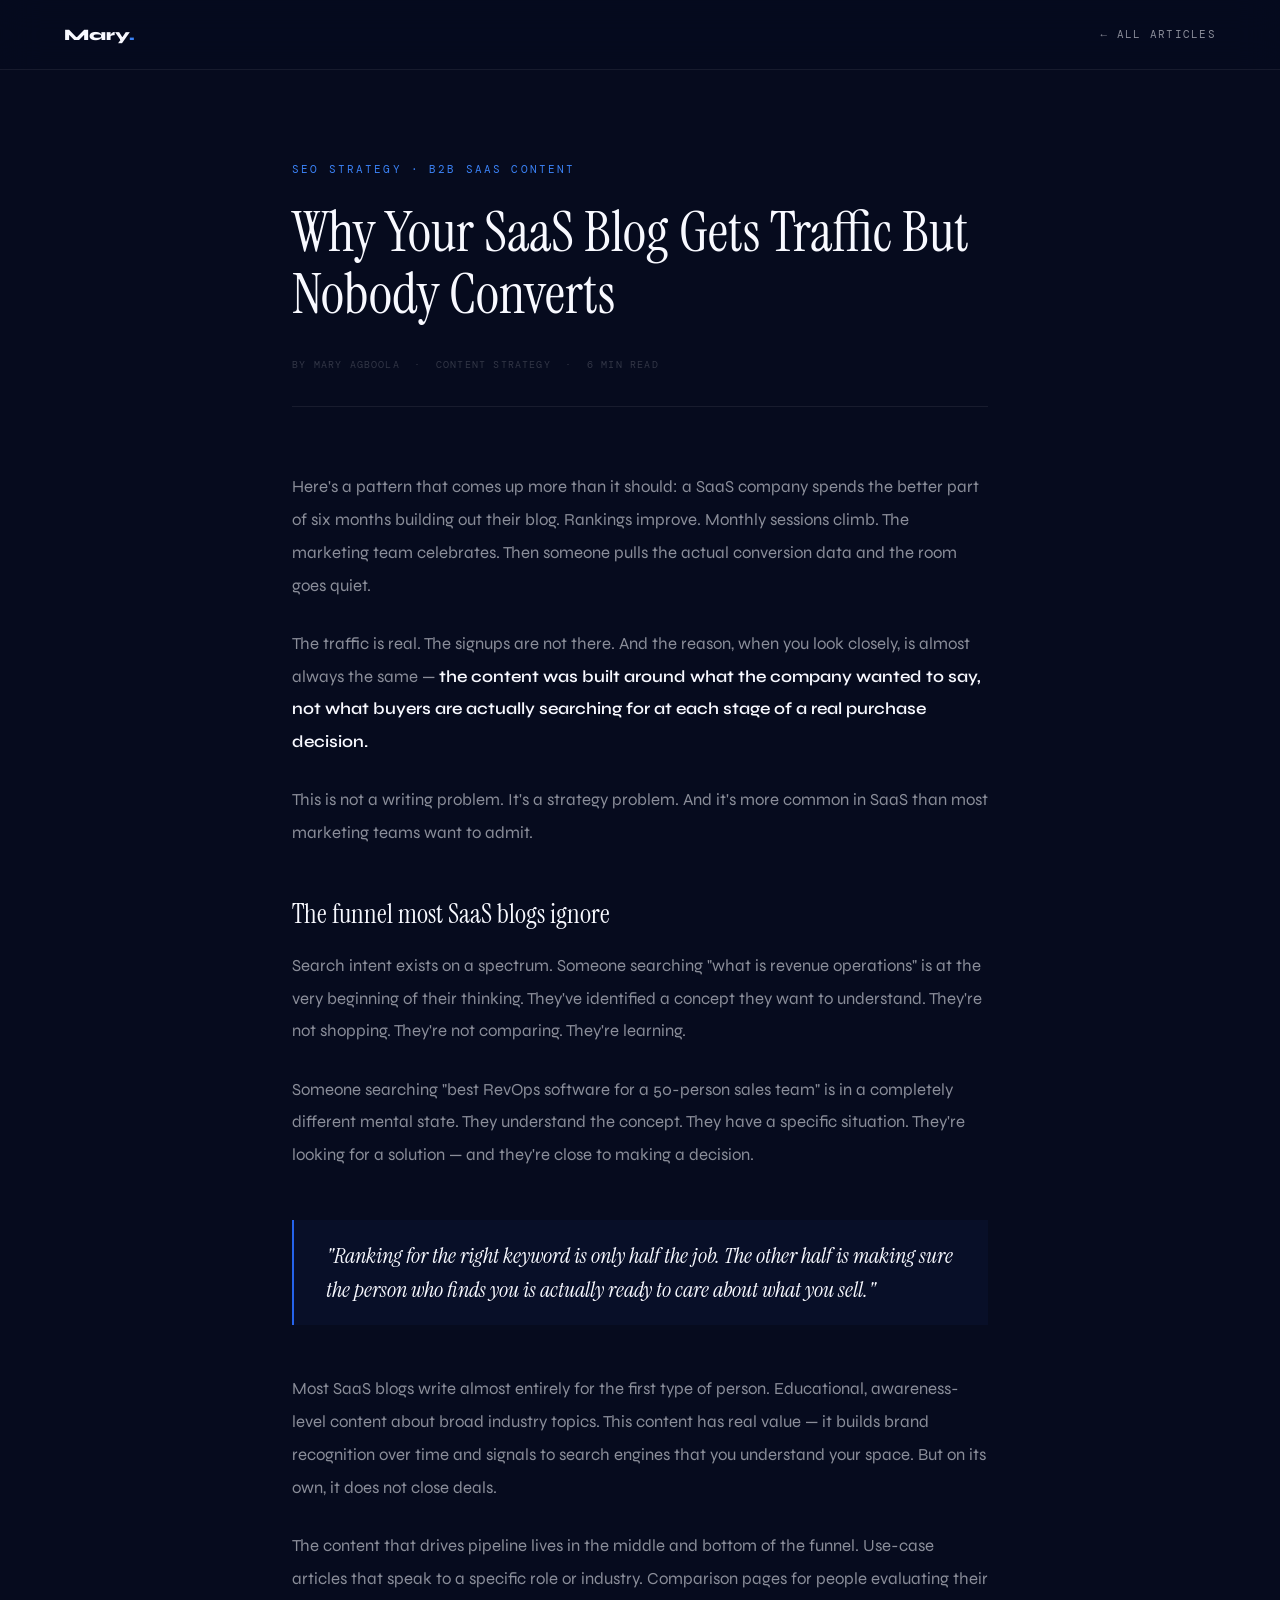
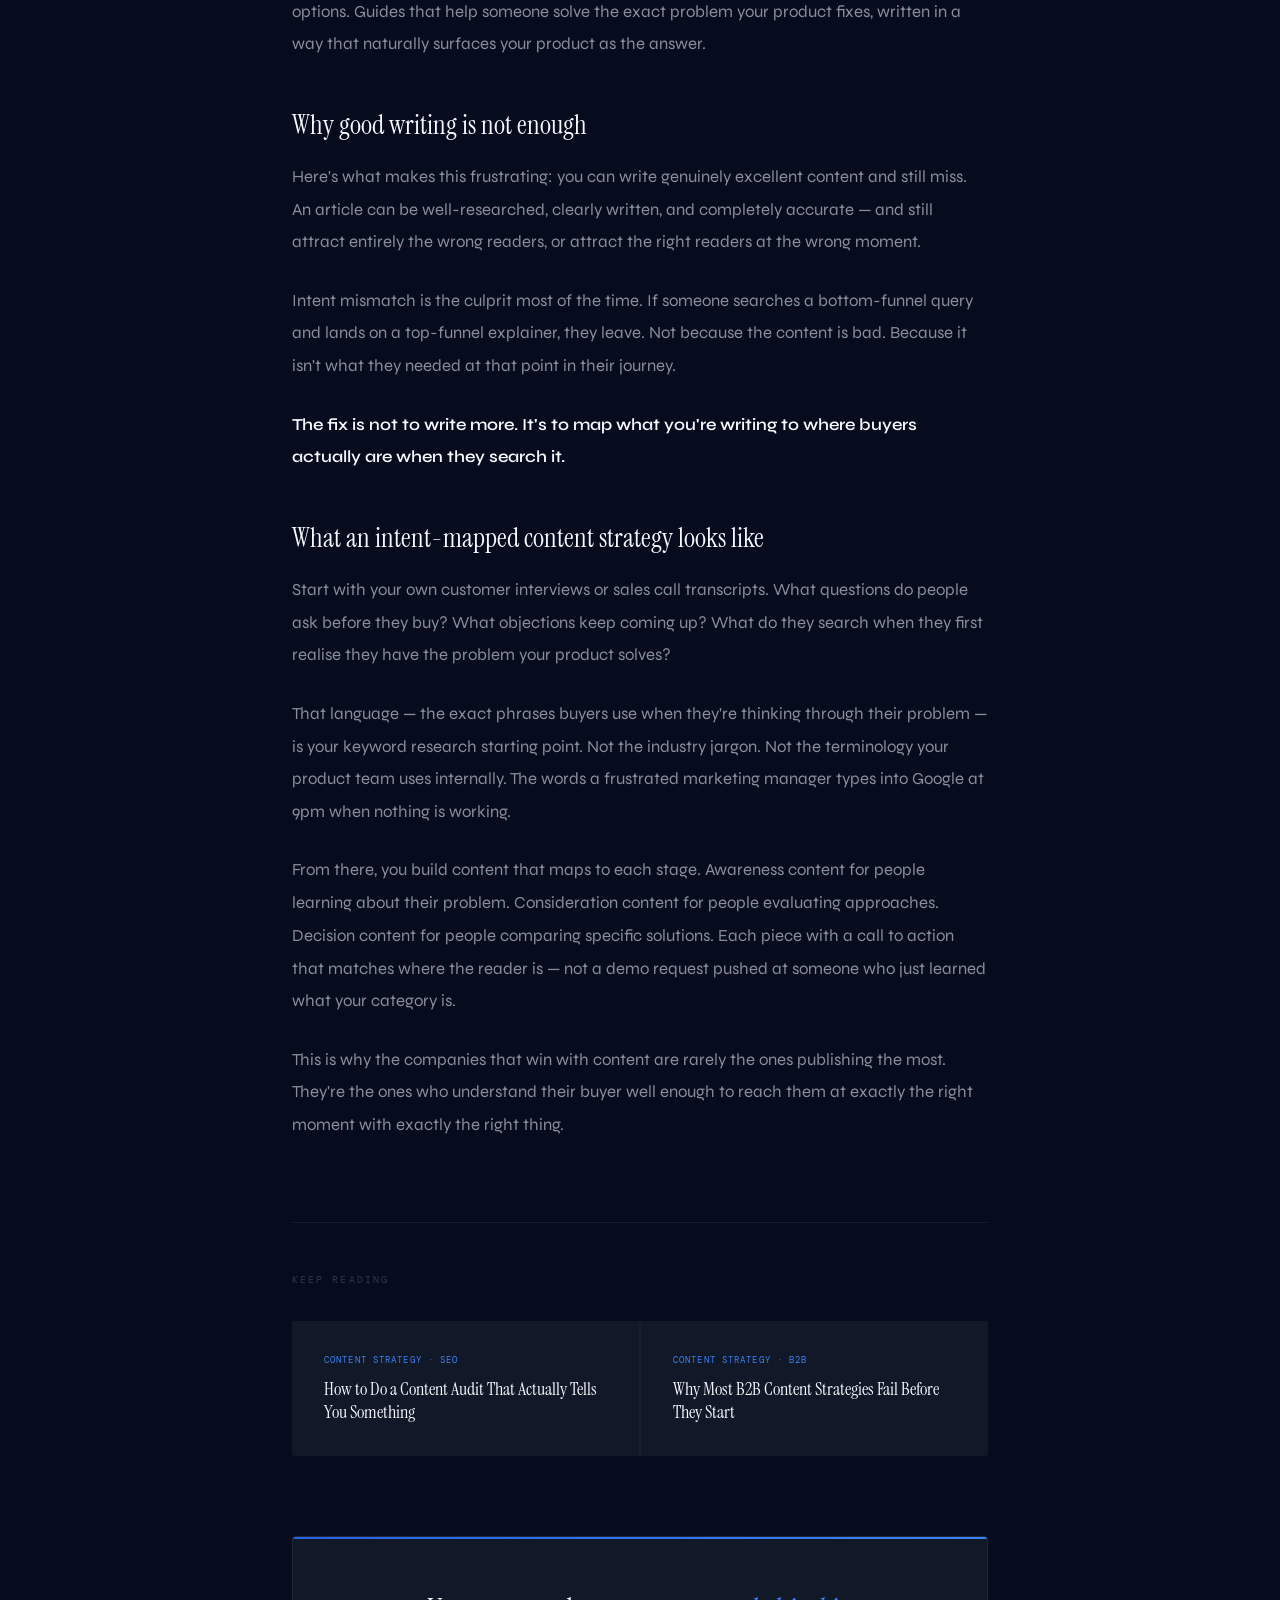
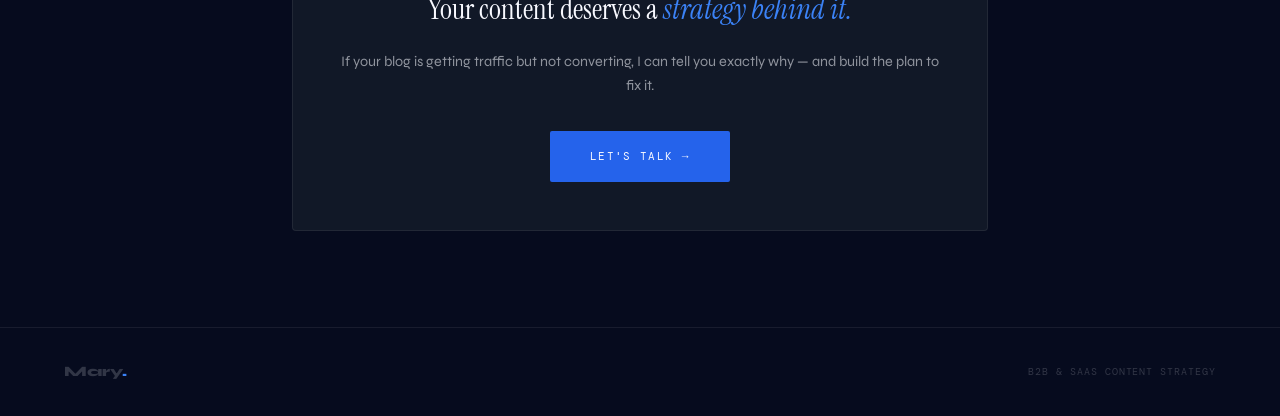
<file: article-1.html>
<!DOCTYPE html>
<html lang="en">
<head>
<meta charset="UTF-8">
<meta name="viewport" content="width=device-width, initial-scale=1.0">
<title>Why Your SaaS Blog Gets Traffic But Nobody Converts — Mary Agboola</title>
<meta name="description" content="Most SaaS blogs attract the wrong visitors at the wrong time. Here's why your content gets traffic but doesn't convert — and exactly how to fix it.">
<meta name="keywords" content="SaaS content strategy, B2B content marketing, content that converts, SaaS blog strategy">
<link rel="preconnect" href="https://fonts.googleapis.com">
<link href="https://fonts.googleapis.com/css2?family=Syne:wght@400;600;700;800&family=Instrument+Serif:ital@0;1&family=DM+Mono:wght@300;400&display=swap" rel="stylesheet">
<style>
:root{--navy:#060B1E;--navy-mid:#0D1530;--navy-card:#111827;--blue:#2563EB;--blue-bright:#3B82F6;--white:#F8F9FF;--white-muted:rgba(248,249,255,0.55);--white-dim:rgba(248,249,255,0.18);--border:rgba(248,249,255,0.07)}
*,*::before,*::after{box-sizing:border-box;margin:0;padding:0}
html{scroll-behavior:smooth}
body{background:var(--navy);color:var(--white);font-family:'Syne',sans-serif;font-weight:400;line-height:1.7;overflow-x:hidden}
nav{position:fixed;top:0;left:0;right:0;z-index:100;display:flex;justify-content:space-between;align-items:center;padding:1.3rem 4rem;background:rgba(6,11,30,0.9);backdrop-filter:blur(20px);border-bottom:1px solid var(--border)}
.nav-logo{font-family:'Syne',sans-serif;font-size:1rem;font-weight:800;color:var(--white);text-decoration:none}
.nav-logo span{color:var(--blue-bright)}
.nav-back{font-family:'DM Mono',monospace;font-size:0.67rem;letter-spacing:0.12em;text-transform:uppercase;color:var(--white-muted);text-decoration:none;transition:color 0.2s;display:flex;align-items:center;gap:0.5rem}
.nav-back:hover{color:var(--white)}
.article-wrap{max-width:760px;margin:0 auto;padding:10rem 2rem 6rem}
.article-tag{font-family:'DM Mono',monospace;font-size:0.67rem;letter-spacing:0.2em;text-transform:uppercase;color:var(--blue-bright);margin-bottom:1.5rem}
.article-headline{font-family:'Instrument Serif',serif;font-size:clamp(2.2rem,4.5vw,3.5rem);font-weight:400;line-height:1.1;margin-bottom:2rem}
.article-meta{font-family:'DM Mono',monospace;font-size:0.62rem;letter-spacing:0.12em;text-transform:uppercase;color:var(--white-dim);margin-bottom:4rem;padding-bottom:2rem;border-bottom:1px solid var(--border)}
.article-body{font-size:1.05rem;line-height:1.95;color:var(--white-muted)}
.article-body p{margin-bottom:1.6rem}
.article-body strong{color:var(--white);font-weight:600}
.article-body h2{font-family:'Instrument Serif',serif;font-size:1.7rem;font-weight:400;color:var(--white);margin:3rem 0 1.2rem;line-height:1.2}
.pull-quote{font-family:'Instrument Serif',serif;font-size:1.4rem;font-style:italic;line-height:1.5;color:var(--white);border-left:2px solid var(--blue);padding:1.2rem 2rem;margin:3rem 0;background:rgba(37,99,235,0.05)}
.article-nav{margin-top:5rem;padding-top:3rem;border-top:1px solid var(--border);display:flex;justify-content:space-between;align-items:center;flex-wrap:wrap;gap:1.5rem}
.article-nav a{font-family:'DM Mono',monospace;font-size:0.67rem;letter-spacing:0.12em;text-transform:uppercase;color:var(--blue-bright);text-decoration:none;transition:color 0.2s}
.article-nav a:hover{color:var(--white)}
.related{margin-top:5rem;padding-top:3rem;border-top:1px solid var(--border)}
.related-label{font-family:'DM Mono',monospace;font-size:0.65rem;letter-spacing:0.2em;text-transform:uppercase;color:var(--white-dim);margin-bottom:2rem}
.related-grid{display:grid;grid-template-columns:1fr 1fr;gap:2px;background:var(--border);border-radius:4px;overflow:hidden}
.related-card{background:var(--navy-card);padding:2rem;text-decoration:none;transition:background 0.2s}
.related-card:hover{background:rgba(37,99,235,0.05)}
.related-tag{font-family:'DM Mono',monospace;font-size:0.58rem;letter-spacing:0.12em;text-transform:uppercase;color:var(--blue-bright);margin-bottom:0.6rem}
.related-title{font-family:'Instrument Serif',serif;font-size:1.1rem;color:var(--white);line-height:1.3}
.cta-block{margin-top:5rem;background:var(--navy-card);border:1px solid var(--border);border-radius:4px;padding:3rem;text-align:center;position:relative;overflow:hidden}
.cta-block::before{content:'';position:absolute;top:0;left:0;right:0;height:2px;background:linear-gradient(90deg,var(--blue),var(--blue-bright))}
.cta-block h3{font-family:'Instrument Serif',serif;font-size:1.8rem;font-weight:400;margin-bottom:1rem}
.cta-block h3 em{font-style:italic;color:var(--blue-bright)}
.cta-block p{font-size:0.9rem;color:var(--white-muted);margin-bottom:2rem}
.cta-btn{display:inline-flex;align-items:center;gap:0.6rem;padding:1rem 2.5rem;background:var(--blue);color:var(--white);text-decoration:none;font-family:'DM Mono',monospace;font-size:0.7rem;letter-spacing:0.12em;text-transform:uppercase;border-radius:2px;transition:background 0.2s,transform 0.15s}
.cta-btn:hover{background:var(--blue-bright);transform:translateY(-1px)}
footer{border-top:1px solid var(--border);padding:2rem 4rem;display:flex;justify-content:space-between;align-items:center}
.footer-logo{font-family:'Syne',sans-serif;font-size:0.9rem;font-weight:800;color:var(--white-dim)}
.footer-logo span{color:var(--blue-bright)}
.footer-copy{font-family:'DM Mono',monospace;font-size:0.6rem;color:var(--white-dim);letter-spacing:0.1em;text-transform:uppercase}
@media(max-width:768px){nav{padding:1.2rem 1.5rem}.article-wrap{padding:8rem 1.5rem 4rem}.related-grid{grid-template-columns:1fr}footer{padding:1.5rem;flex-direction:column;gap:1rem;text-align:center}}
</style>
</head>
<body>
<nav>
  <a href="index.html" class="nav-logo">Mary<span>.</span></a>
  <a href="index.html#articles" class="nav-back">← All articles</a>
</nav>

<div class="article-wrap">
  <p class="article-tag">SEO Strategy · B2B SaaS Content</p>
  <h1 class="article-headline">Why Your SaaS Blog Gets Traffic But Nobody Converts</h1>
  <p class="article-meta">By Mary Agboola &nbsp;·&nbsp; Content Strategy &nbsp;·&nbsp; 6 min read</p>

  <div class="article-body">
    <p>Here's a pattern that comes up more than it should: a SaaS company spends the better part of six months building out their blog. Rankings improve. Monthly sessions climb. The marketing team celebrates. Then someone pulls the actual conversion data and the room goes quiet.</p>
    <p>The traffic is real. The signups are not there. And the reason, when you look closely, is almost always the same — <strong>the content was built around what the company wanted to say, not what buyers are actually searching for at each stage of a real purchase decision.</strong></p>
    <p>This is not a writing problem. It's a strategy problem. And it's more common in SaaS than most marketing teams want to admit.</p>

    <h2>The funnel most SaaS blogs ignore</h2>
    <p>Search intent exists on a spectrum. Someone searching "what is revenue operations" is at the very beginning of their thinking. They've identified a concept they want to understand. They're not shopping. They're not comparing. They're learning.</p>
    <p>Someone searching "best RevOps software for a 50-person sales team" is in a completely different mental state. They understand the concept. They have a specific situation. They're looking for a solution — and they're close to making a decision.</p>

    <div class="pull-quote">"Ranking for the right keyword is only half the job. The other half is making sure the person who finds you is actually ready to care about what you sell."</div>

    <p>Most SaaS blogs write almost entirely for the first type of person. Educational, awareness-level content about broad industry topics. This content has real value — it builds brand recognition over time and signals to search engines that you understand your space. But on its own, it does not close deals.</p>
    <p>The content that drives pipeline lives in the middle and bottom of the funnel. Use-case articles that speak to a specific role or industry. Comparison pages for people evaluating their options. Guides that help someone solve the exact problem your product fixes, written in a way that naturally surfaces your product as the answer.</p>

    <h2>Why good writing is not enough</h2>
    <p>Here's what makes this frustrating: you can write genuinely excellent content and still miss. An article can be well-researched, clearly written, and completely accurate — and still attract entirely the wrong readers, or attract the right readers at the wrong moment.</p>
    <p>Intent mismatch is the culprit most of the time. If someone searches a bottom-funnel query and lands on a top-funnel explainer, they leave. Not because the content is bad. Because it isn't what they needed at that point in their journey.</p>
    <p><strong>The fix is not to write more. It's to map what you're writing to where buyers actually are when they search it.</strong></p>

    <h2>What an intent-mapped content strategy looks like</h2>
    <p>Start with your own customer interviews or sales call transcripts. What questions do people ask before they buy? What objections keep coming up? What do they search when they first realise they have the problem your product solves?</p>
    <p>That language — the exact phrases buyers use when they're thinking through their problem — is your keyword research starting point. Not the industry jargon. Not the terminology your product team uses internally. The words a frustrated marketing manager types into Google at 9pm when nothing is working.</p>
    <p>From there, you build content that maps to each stage. Awareness content for people learning about their problem. Consideration content for people evaluating approaches. Decision content for people comparing specific solutions. Each piece with a call to action that matches where the reader is — not a demo request pushed at someone who just learned what your category is.</p>
    <p>This is why the companies that win with content are rarely the ones publishing the most. They're the ones who understand their buyer well enough to reach them at exactly the right moment with exactly the right thing.</p>
  </div>

  <div class="related">
    <p class="related-label">Keep reading</p>
    <div class="related-grid">
      <a href="article-2.html" class="related-card">
        <p class="related-tag">Content Strategy · SEO</p>
        <p class="related-title">How to Do a Content Audit That Actually Tells You Something</p>
      </a>
      <a href="article-4.html" class="related-card">
        <p class="related-tag">Content Strategy · B2B</p>
        <p class="related-title">Why Most B2B Content Strategies Fail Before They Start</p>
      </a>
    </div>
  </div>

  <div class="cta-block">
    <h3>Your content deserves a <em>strategy behind it.</em></h3>
    <p>If your blog is getting traffic but not converting, I can tell you exactly why — and build the plan to fix it.</p>
    <a href="mailto:themaryagboola@gmail.com" class="cta-btn">Let's talk →</a>
  </div>
</div>

<footer>
  <span class="footer-logo">Mary<span>.</span></span>
  <span class="footer-copy">B2B & SaaS Content Strategy</span>
</footer>
</body>
</html>
</file>
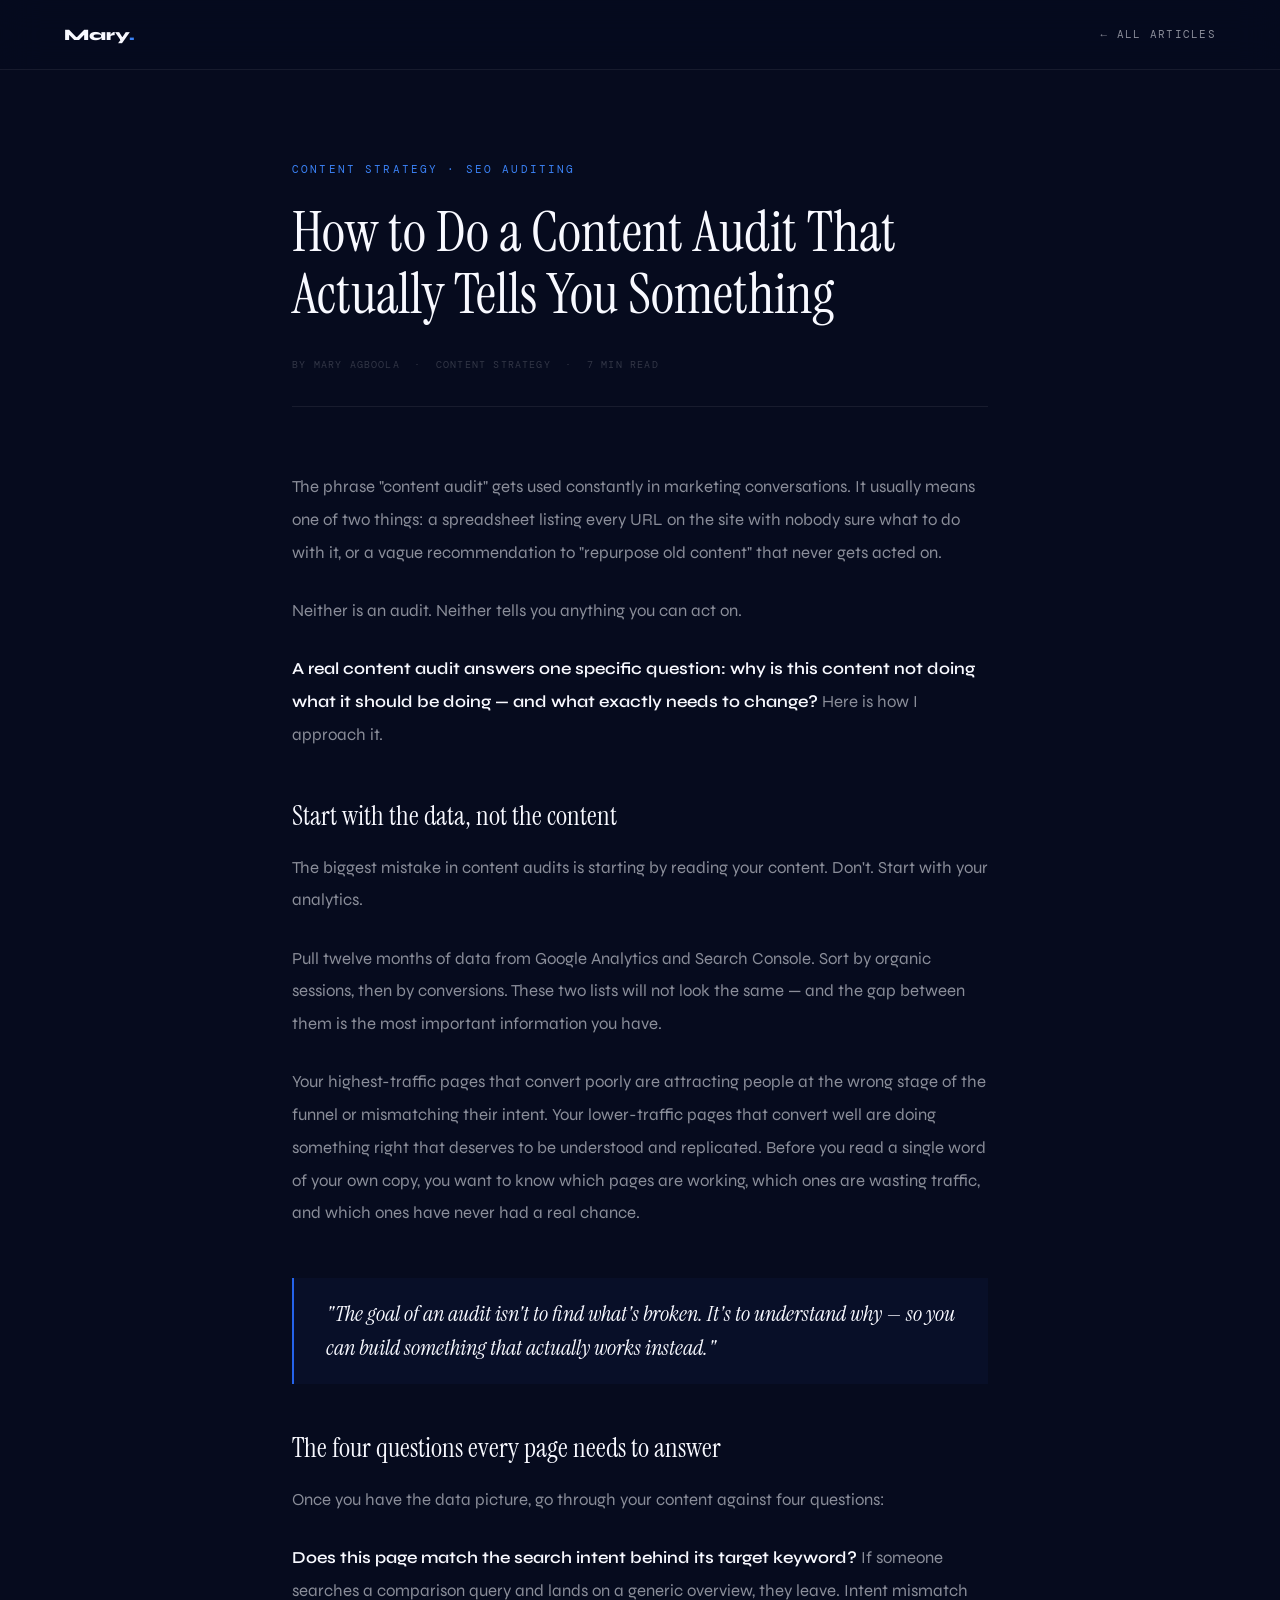
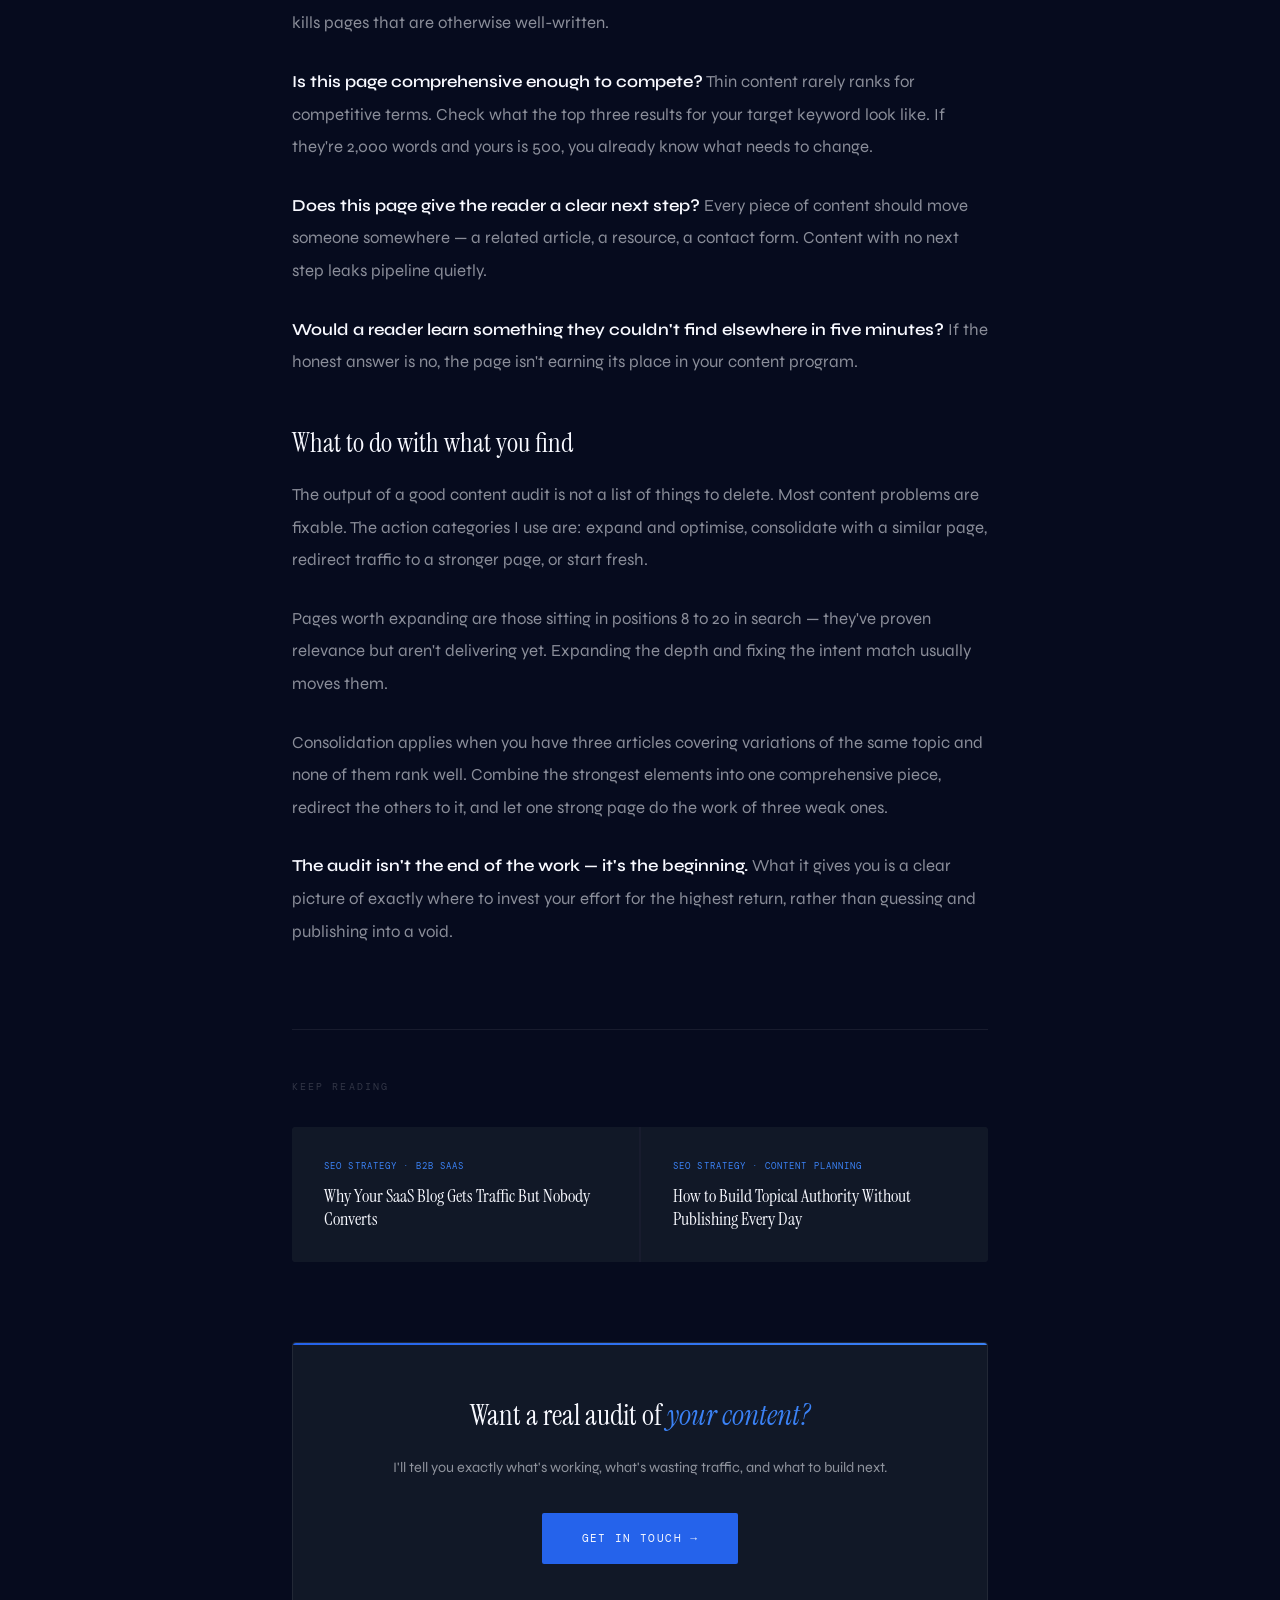
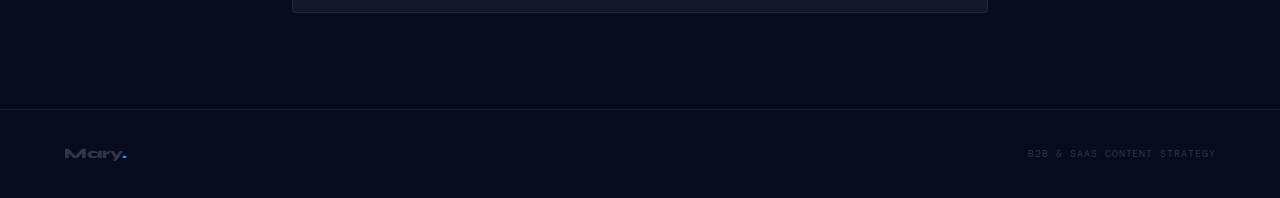
<file: article-2.html>
<!DOCTYPE html>
<html lang="en">
<head>
<meta charset="UTF-8">
<meta name="viewport" content="width=device-width, initial-scale=1.0">
<title>How to Do a Content Audit That Actually Tells You Something — Mary Agboola</title>
<meta name="description" content="Most content audits produce a spreadsheet nobody acts on. Here's the exact process I use to audit content and build a clear action plan from it.">
<meta name="keywords" content="content audit, how to audit website content, SEO content audit, B2B content strategy">
<link rel="preconnect" href="https://fonts.googleapis.com">
<link href="https://fonts.googleapis.com/css2?family=Syne:wght@400;600;700;800&family=Instrument+Serif:ital@0;1&family=DM+Mono:wght@300;400&display=swap" rel="stylesheet">
<style>
:root{--navy:#060B1E;--navy-mid:#0D1530;--navy-card:#111827;--blue:#2563EB;--blue-bright:#3B82F6;--white:#F8F9FF;--white-muted:rgba(248,249,255,0.55);--white-dim:rgba(248,249,255,0.18);--border:rgba(248,249,255,0.07)}
*,*::before,*::after{box-sizing:border-box;margin:0;padding:0}
html{scroll-behavior:smooth}
body{background:var(--navy);color:var(--white);font-family:'Syne',sans-serif;font-weight:400;line-height:1.7;overflow-x:hidden}
nav{position:fixed;top:0;left:0;right:0;z-index:100;display:flex;justify-content:space-between;align-items:center;padding:1.3rem 4rem;background:rgba(6,11,30,0.9);backdrop-filter:blur(20px);border-bottom:1px solid var(--border)}
.nav-logo{font-family:'Syne',sans-serif;font-size:1rem;font-weight:800;color:var(--white);text-decoration:none}
.nav-logo span{color:var(--blue-bright)}
.nav-back{font-family:'DM Mono',monospace;font-size:0.67rem;letter-spacing:0.12em;text-transform:uppercase;color:var(--white-muted);text-decoration:none;transition:color 0.2s;display:flex;align-items:center;gap:0.5rem}
.nav-back:hover{color:var(--white)}
.article-wrap{max-width:760px;margin:0 auto;padding:10rem 2rem 6rem}
.article-tag{font-family:'DM Mono',monospace;font-size:0.67rem;letter-spacing:0.2em;text-transform:uppercase;color:var(--blue-bright);margin-bottom:1.5rem}
.article-headline{font-family:'Instrument Serif',serif;font-size:clamp(2.2rem,4.5vw,3.5rem);font-weight:400;line-height:1.1;margin-bottom:2rem}
.article-meta{font-family:'DM Mono',monospace;font-size:0.62rem;letter-spacing:0.12em;text-transform:uppercase;color:var(--white-dim);margin-bottom:4rem;padding-bottom:2rem;border-bottom:1px solid var(--border)}
.article-body{font-size:1.05rem;line-height:1.95;color:var(--white-muted)}
.article-body p{margin-bottom:1.6rem}
.article-body strong{color:var(--white);font-weight:600}
.article-body h2{font-family:'Instrument Serif',serif;font-size:1.7rem;font-weight:400;color:var(--white);margin:3rem 0 1.2rem;line-height:1.2}
.pull-quote{font-family:'Instrument Serif',serif;font-size:1.4rem;font-style:italic;line-height:1.5;color:var(--white);border-left:2px solid var(--blue);padding:1.2rem 2rem;margin:3rem 0;background:rgba(37,99,235,0.05)}
.related{margin-top:5rem;padding-top:3rem;border-top:1px solid var(--border)}
.related-label{font-family:'DM Mono',monospace;font-size:0.65rem;letter-spacing:0.2em;text-transform:uppercase;color:var(--white-dim);margin-bottom:2rem}
.related-grid{display:grid;grid-template-columns:1fr 1fr;gap:2px;background:var(--border);border-radius:4px;overflow:hidden}
.related-card{background:var(--navy-card);padding:2rem;text-decoration:none;transition:background 0.2s}
.related-card:hover{background:rgba(37,99,235,0.05)}
.related-tag{font-family:'DM Mono',monospace;font-size:0.58rem;letter-spacing:0.12em;text-transform:uppercase;color:var(--blue-bright);margin-bottom:0.6rem}
.related-title{font-family:'Instrument Serif',serif;font-size:1.1rem;color:var(--white);line-height:1.3}
.cta-block{margin-top:5rem;background:var(--navy-card);border:1px solid var(--border);border-radius:4px;padding:3rem;text-align:center;position:relative;overflow:hidden}
.cta-block::before{content:'';position:absolute;top:0;left:0;right:0;height:2px;background:linear-gradient(90deg,var(--blue),var(--blue-bright))}
.cta-block h3{font-family:'Instrument Serif',serif;font-size:1.8rem;font-weight:400;margin-bottom:1rem}
.cta-block h3 em{font-style:italic;color:var(--blue-bright)}
.cta-block p{font-size:0.9rem;color:var(--white-muted);margin-bottom:2rem}
.cta-btn{display:inline-flex;align-items:center;gap:0.6rem;padding:1rem 2.5rem;background:var(--blue);color:var(--white);text-decoration:none;font-family:'DM Mono',monospace;font-size:0.7rem;letter-spacing:0.12em;text-transform:uppercase;border-radius:2px;transition:background 0.2s,transform 0.15s}
.cta-btn:hover{background:var(--blue-bright);transform:translateY(-1px)}
footer{border-top:1px solid var(--border);padding:2rem 4rem;display:flex;justify-content:space-between;align-items:center}
.footer-logo{font-family:'Syne',sans-serif;font-size:0.9rem;font-weight:800;color:var(--white-dim)}
.footer-logo span{color:var(--blue-bright)}
.footer-copy{font-family:'DM Mono',monospace;font-size:0.6rem;color:var(--white-dim);letter-spacing:0.1em;text-transform:uppercase}
@media(max-width:768px){nav{padding:1.2rem 1.5rem}.article-wrap{padding:8rem 1.5rem 4rem}.related-grid{grid-template-columns:1fr}footer{padding:1.5rem;flex-direction:column;gap:1rem;text-align:center}}
</style>
</head>
<body>
<nav>
  <a href="index.html" class="nav-logo">Mary<span>.</span></a>
  <a href="index.html#articles" class="nav-back">← All articles</a>
</nav>

<div class="article-wrap">
  <p class="article-tag">Content Strategy · SEO Auditing</p>
  <h1 class="article-headline">How to Do a Content Audit That Actually Tells You Something</h1>
  <p class="article-meta">By Mary Agboola &nbsp;·&nbsp; Content Strategy &nbsp;·&nbsp; 7 min read</p>

  <div class="article-body">
    <p>The phrase "content audit" gets used constantly in marketing conversations. It usually means one of two things: a spreadsheet listing every URL on the site with nobody sure what to do with it, or a vague recommendation to "repurpose old content" that never gets acted on.</p>
    <p>Neither is an audit. Neither tells you anything you can act on.</p>
    <p><strong>A real content audit answers one specific question: why is this content not doing what it should be doing — and what exactly needs to change?</strong> Here is how I approach it.</p>

    <h2>Start with the data, not the content</h2>
    <p>The biggest mistake in content audits is starting by reading your content. Don't. Start with your analytics.</p>
    <p>Pull twelve months of data from Google Analytics and Search Console. Sort by organic sessions, then by conversions. These two lists will not look the same — and the gap between them is the most important information you have.</p>
    <p>Your highest-traffic pages that convert poorly are attracting people at the wrong stage of the funnel or mismatching their intent. Your lower-traffic pages that convert well are doing something right that deserves to be understood and replicated. Before you read a single word of your own copy, you want to know which pages are working, which ones are wasting traffic, and which ones have never had a real chance.</p>

    <div class="pull-quote">"The goal of an audit isn't to find what's broken. It's to understand why — so you can build something that actually works instead."</div>

    <h2>The four questions every page needs to answer</h2>
    <p>Once you have the data picture, go through your content against four questions:</p>
    <p><strong>Does this page match the search intent behind its target keyword?</strong> If someone searches a comparison query and lands on a generic overview, they leave. Intent mismatch kills pages that are otherwise well-written.</p>
    <p><strong>Is this page comprehensive enough to compete?</strong> Thin content rarely ranks for competitive terms. Check what the top three results for your target keyword look like. If they're 2,000 words and yours is 500, you already know what needs to change.</p>
    <p><strong>Does this page give the reader a clear next step?</strong> Every piece of content should move someone somewhere — a related article, a resource, a contact form. Content with no next step leaks pipeline quietly.</p>
    <p><strong>Would a reader learn something they couldn't find elsewhere in five minutes?</strong> If the honest answer is no, the page isn't earning its place in your content program.</p>

    <h2>What to do with what you find</h2>
    <p>The output of a good content audit is not a list of things to delete. Most content problems are fixable. The action categories I use are: expand and optimise, consolidate with a similar page, redirect traffic to a stronger page, or start fresh.</p>
    <p>Pages worth expanding are those sitting in positions 8 to 20 in search — they've proven relevance but aren't delivering yet. Expanding the depth and fixing the intent match usually moves them.</p>
    <p>Consolidation applies when you have three articles covering variations of the same topic and none of them rank well. Combine the strongest elements into one comprehensive piece, redirect the others to it, and let one strong page do the work of three weak ones.</p>
    <p><strong>The audit isn't the end of the work — it's the beginning.</strong> What it gives you is a clear picture of exactly where to invest your effort for the highest return, rather than guessing and publishing into a void.</p>
  </div>

  <div class="related">
    <p class="related-label">Keep reading</p>
    <div class="related-grid">
      <a href="article-1.html" class="related-card">
        <p class="related-tag">SEO Strategy · B2B SaaS</p>
        <p class="related-title">Why Your SaaS Blog Gets Traffic But Nobody Converts</p>
      </a>
      <a href="article-5.html" class="related-card">
        <p class="related-tag">SEO Strategy · Content Planning</p>
        <p class="related-title">How to Build Topical Authority Without Publishing Every Day</p>
      </a>
    </div>
  </div>

  <div class="cta-block">
    <h3>Want a real audit of <em>your content?</em></h3>
    <p>I'll tell you exactly what's working, what's wasting traffic, and what to build next.</p>
    <a href="mailto:themaryagboola@gmail.com" class="cta-btn">Get in touch →</a>
  </div>
</div>

<footer>
  <span class="footer-logo">Mary<span>.</span></span>
  <span class="footer-copy">B2B & SaaS Content Strategy</span>
</footer>
</body>
</html>
</file>
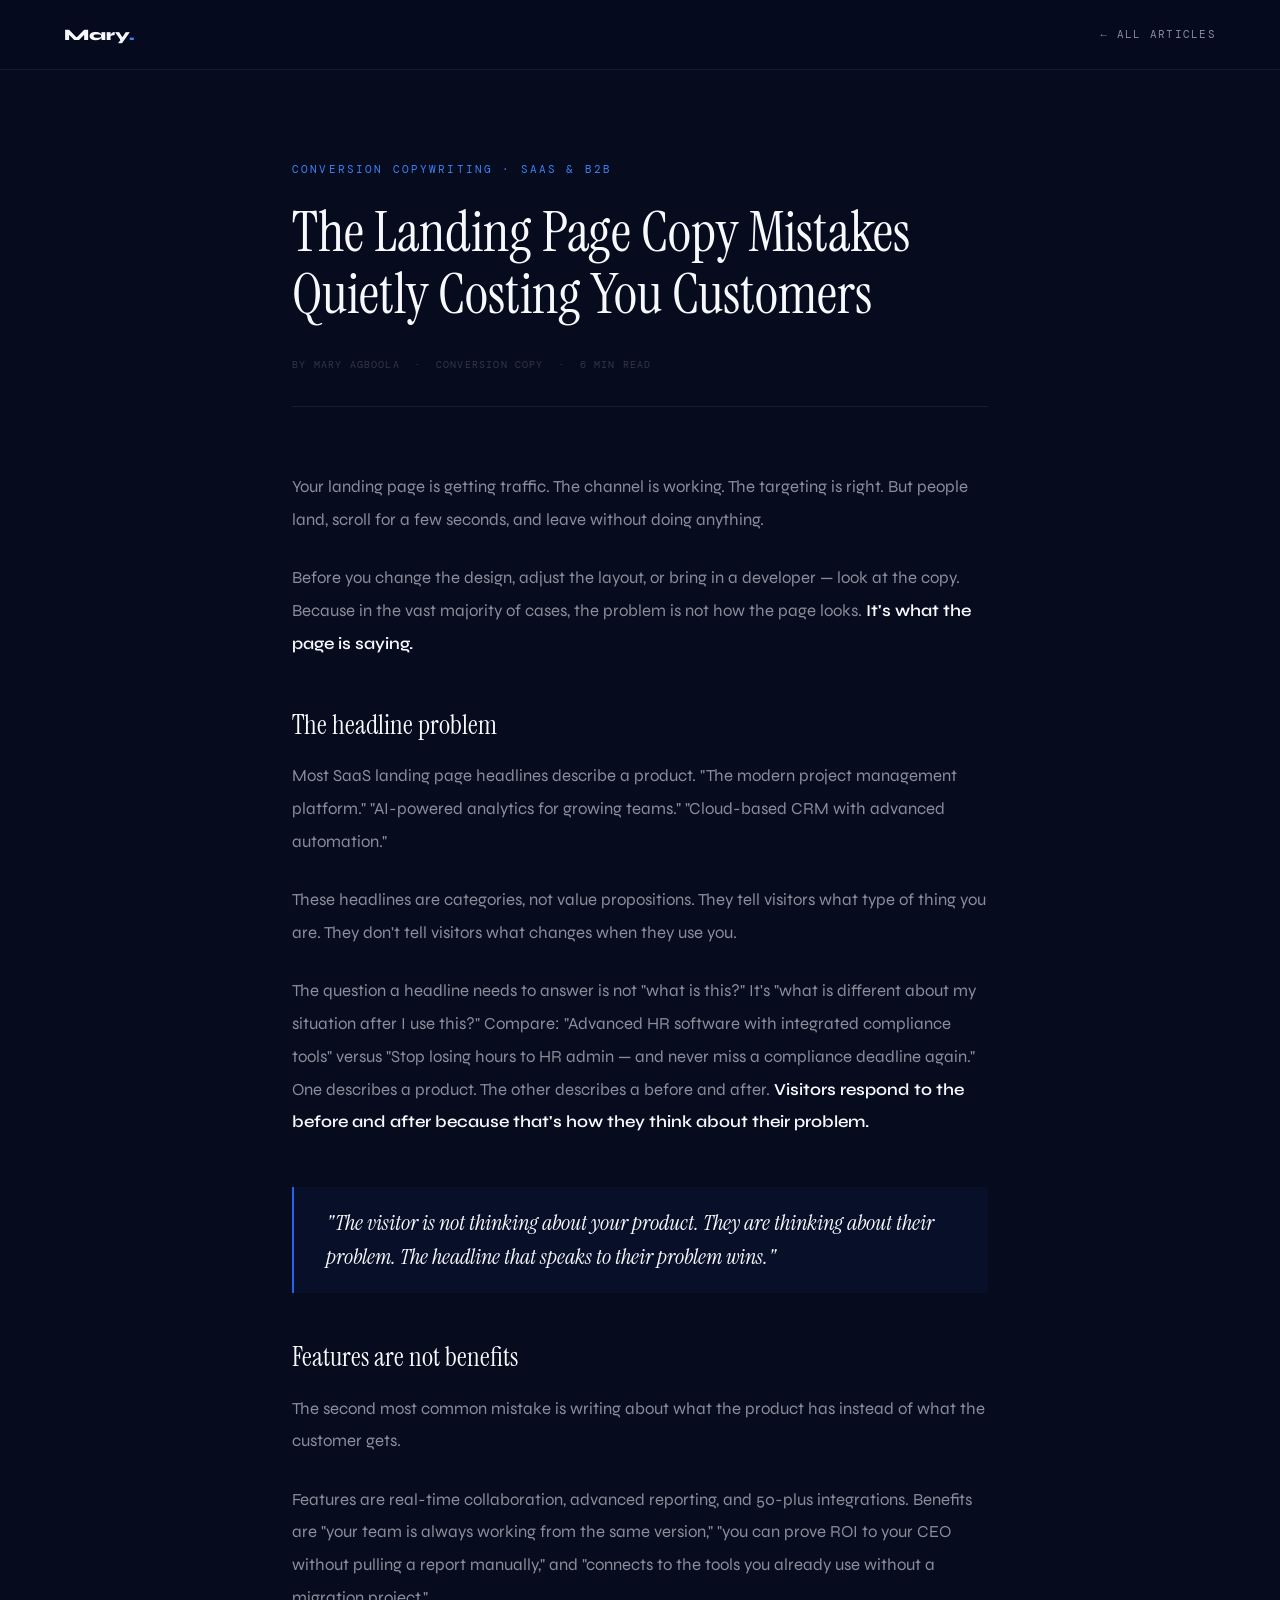
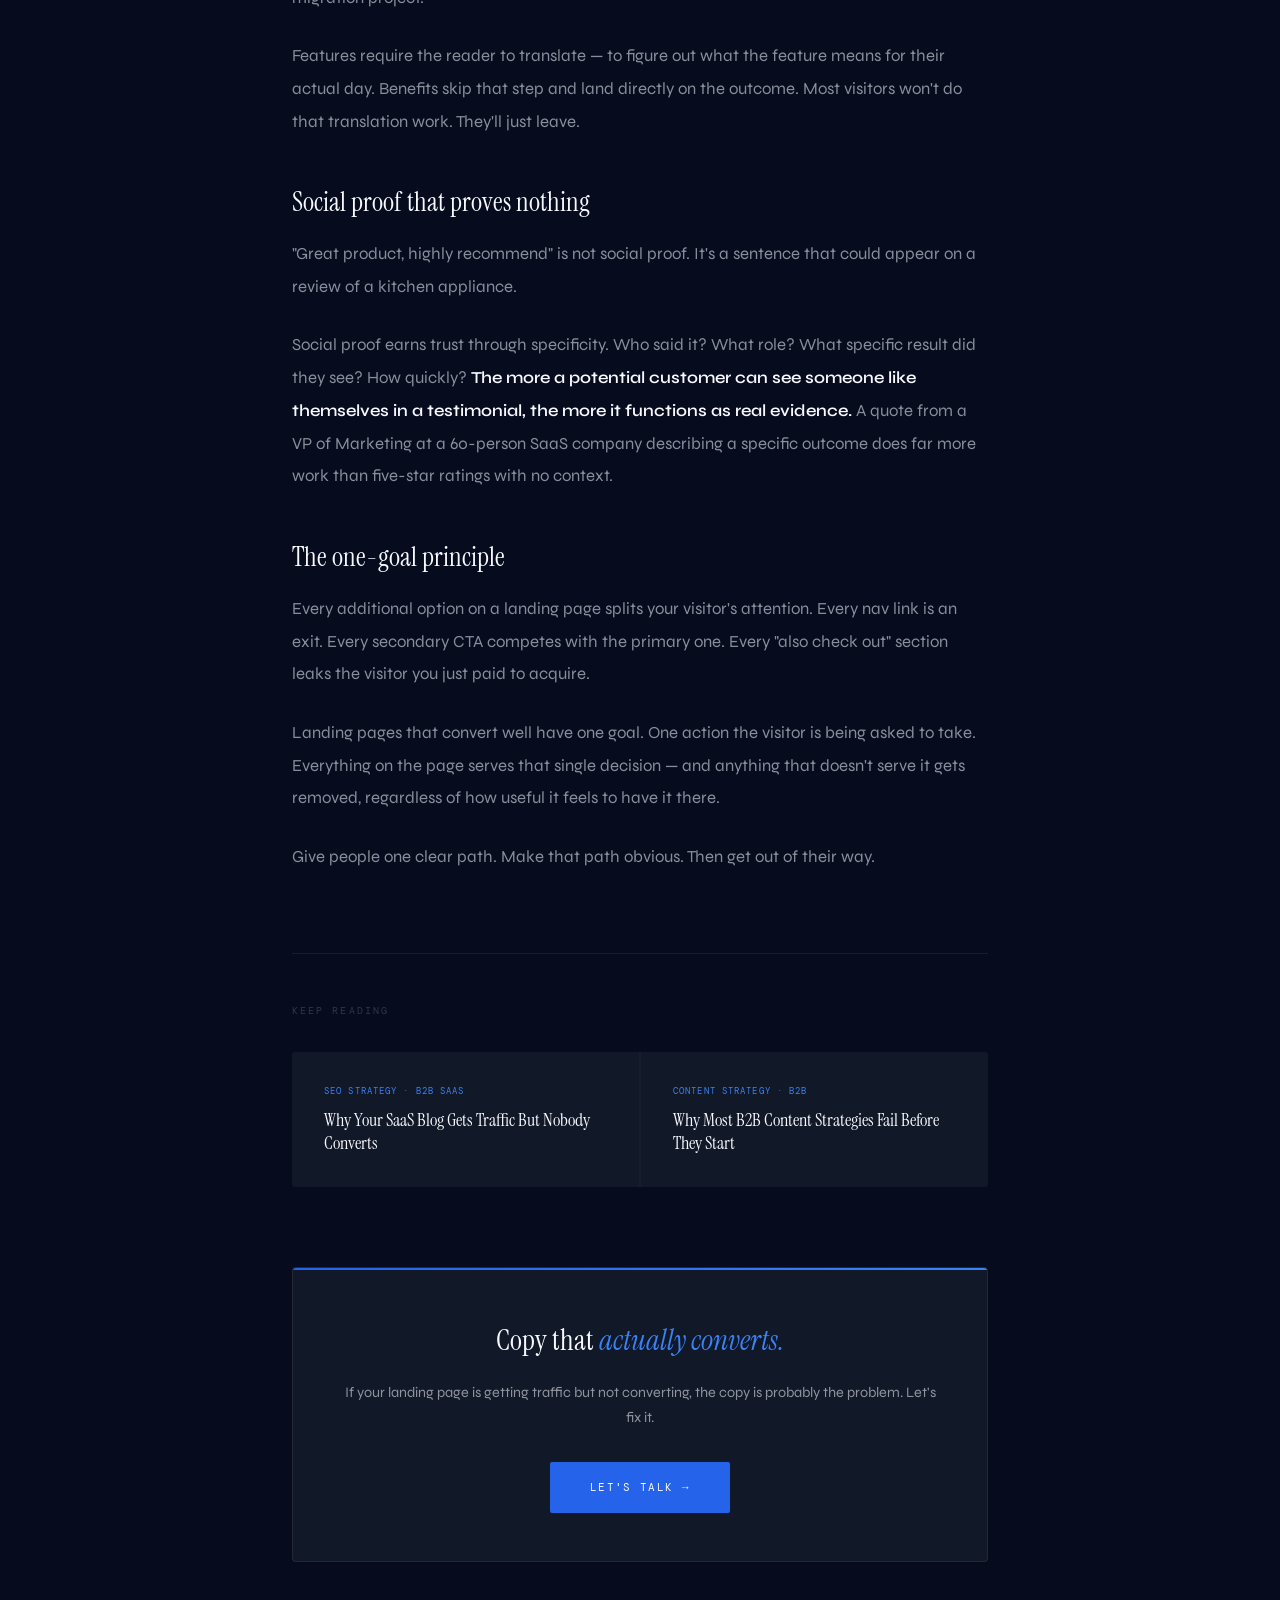
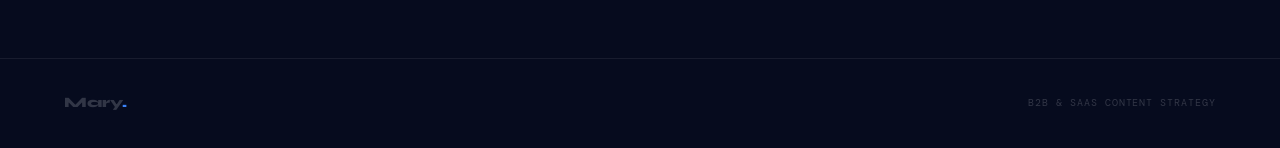
<file: article-3.html>
<!DOCTYPE html>
<html lang="en">
<head>
<meta charset="UTF-8">
<meta name="viewport" content="width=device-width, initial-scale=1.0">
<title>The Landing Page Copy Mistakes Quietly Costing You Customers — Mary Agboola</title>
<meta name="description" content="Your landing page is getting traffic but people aren't converting. Before you redesign anything — look at the copy. Here's what's likely going wrong.">
<meta name="keywords" content="landing page copywriting, SaaS landing page copy, conversion copywriting, B2B landing page">
<link rel="preconnect" href="https://fonts.googleapis.com">
<link href="https://fonts.googleapis.com/css2?family=Syne:wght@400;600;700;800&family=Instrument+Serif:ital@0;1&family=DM+Mono:wght@300;400&display=swap" rel="stylesheet">
<style>
:root{--navy:#060B1E;--navy-mid:#0D1530;--navy-card:#111827;--blue:#2563EB;--blue-bright:#3B82F6;--white:#F8F9FF;--white-muted:rgba(248,249,255,0.55);--white-dim:rgba(248,249,255,0.18);--border:rgba(248,249,255,0.07)}
*,*::before,*::after{box-sizing:border-box;margin:0;padding:0}
html{scroll-behavior:smooth}
body{background:var(--navy);color:var(--white);font-family:'Syne',sans-serif;font-weight:400;line-height:1.7;overflow-x:hidden}
nav{position:fixed;top:0;left:0;right:0;z-index:100;display:flex;justify-content:space-between;align-items:center;padding:1.3rem 4rem;background:rgba(6,11,30,0.9);backdrop-filter:blur(20px);border-bottom:1px solid var(--border)}
.nav-logo{font-family:'Syne',sans-serif;font-size:1rem;font-weight:800;color:var(--white);text-decoration:none}
.nav-logo span{color:var(--blue-bright)}
.nav-back{font-family:'DM Mono',monospace;font-size:0.67rem;letter-spacing:0.12em;text-transform:uppercase;color:var(--white-muted);text-decoration:none;transition:color 0.2s;display:flex;align-items:center;gap:0.5rem}
.nav-back:hover{color:var(--white)}
.article-wrap{max-width:760px;margin:0 auto;padding:10rem 2rem 6rem}
.article-tag{font-family:'DM Mono',monospace;font-size:0.67rem;letter-spacing:0.2em;text-transform:uppercase;color:var(--blue-bright);margin-bottom:1.5rem}
.article-headline{font-family:'Instrument Serif',serif;font-size:clamp(2.2rem,4.5vw,3.5rem);font-weight:400;line-height:1.1;margin-bottom:2rem}
.article-meta{font-family:'DM Mono',monospace;font-size:0.62rem;letter-spacing:0.12em;text-transform:uppercase;color:var(--white-dim);margin-bottom:4rem;padding-bottom:2rem;border-bottom:1px solid var(--border)}
.article-body{font-size:1.05rem;line-height:1.95;color:var(--white-muted)}
.article-body p{margin-bottom:1.6rem}
.article-body strong{color:var(--white);font-weight:600}
.article-body h2{font-family:'Instrument Serif',serif;font-size:1.7rem;font-weight:400;color:var(--white);margin:3rem 0 1.2rem;line-height:1.2}
.pull-quote{font-family:'Instrument Serif',serif;font-size:1.4rem;font-style:italic;line-height:1.5;color:var(--white);border-left:2px solid var(--blue);padding:1.2rem 2rem;margin:3rem 0;background:rgba(37,99,235,0.05)}
.related{margin-top:5rem;padding-top:3rem;border-top:1px solid var(--border)}
.related-label{font-family:'DM Mono',monospace;font-size:0.65rem;letter-spacing:0.2em;text-transform:uppercase;color:var(--white-dim);margin-bottom:2rem}
.related-grid{display:grid;grid-template-columns:1fr 1fr;gap:2px;background:var(--border);border-radius:4px;overflow:hidden}
.related-card{background:var(--navy-card);padding:2rem;text-decoration:none;transition:background 0.2s}
.related-card:hover{background:rgba(37,99,235,0.05)}
.related-tag{font-family:'DM Mono',monospace;font-size:0.58rem;letter-spacing:0.12em;text-transform:uppercase;color:var(--blue-bright);margin-bottom:0.6rem}
.related-title{font-family:'Instrument Serif',serif;font-size:1.1rem;color:var(--white);line-height:1.3}
.cta-block{margin-top:5rem;background:var(--navy-card);border:1px solid var(--border);border-radius:4px;padding:3rem;text-align:center;position:relative;overflow:hidden}
.cta-block::before{content:'';position:absolute;top:0;left:0;right:0;height:2px;background:linear-gradient(90deg,var(--blue),var(--blue-bright))}
.cta-block h3{font-family:'Instrument Serif',serif;font-size:1.8rem;font-weight:400;margin-bottom:1rem}
.cta-block h3 em{font-style:italic;color:var(--blue-bright)}
.cta-block p{font-size:0.9rem;color:var(--white-muted);margin-bottom:2rem}
.cta-btn{display:inline-flex;align-items:center;gap:0.6rem;padding:1rem 2.5rem;background:var(--blue);color:var(--white);text-decoration:none;font-family:'DM Mono',monospace;font-size:0.7rem;letter-spacing:0.12em;text-transform:uppercase;border-radius:2px;transition:background 0.2s,transform 0.15s}
.cta-btn:hover{background:var(--blue-bright);transform:translateY(-1px)}
footer{border-top:1px solid var(--border);padding:2rem 4rem;display:flex;justify-content:space-between;align-items:center}
.footer-logo{font-family:'Syne',sans-serif;font-size:0.9rem;font-weight:800;color:var(--white-dim)}
.footer-logo span{color:var(--blue-bright)}
.footer-copy{font-family:'DM Mono',monospace;font-size:0.6rem;color:var(--white-dim);letter-spacing:0.1em;text-transform:uppercase}
@media(max-width:768px){nav{padding:1.2rem 1.5rem}.article-wrap{padding:8rem 1.5rem 4rem}.related-grid{grid-template-columns:1fr}footer{padding:1.5rem;flex-direction:column;gap:1rem;text-align:center}}
</style>
</head>
<body>
<nav>
  <a href="index.html" class="nav-logo">Mary<span>.</span></a>
  <a href="index.html#articles" class="nav-back">← All articles</a>
</nav>

<div class="article-wrap">
  <p class="article-tag">Conversion Copywriting · SaaS & B2B</p>
  <h1 class="article-headline">The Landing Page Copy Mistakes Quietly Costing You Customers</h1>
  <p class="article-meta">By Mary Agboola &nbsp;·&nbsp; Conversion Copy &nbsp;·&nbsp; 6 min read</p>

  <div class="article-body">
    <p>Your landing page is getting traffic. The channel is working. The targeting is right. But people land, scroll for a few seconds, and leave without doing anything.</p>
    <p>Before you change the design, adjust the layout, or bring in a developer — look at the copy. Because in the vast majority of cases, the problem is not how the page looks. <strong>It's what the page is saying.</strong></p>

    <h2>The headline problem</h2>
    <p>Most SaaS landing page headlines describe a product. "The modern project management platform." "AI-powered analytics for growing teams." "Cloud-based CRM with advanced automation."</p>
    <p>These headlines are categories, not value propositions. They tell visitors what type of thing you are. They don't tell visitors what changes when they use you.</p>
    <p>The question a headline needs to answer is not "what is this?" It's "what is different about my situation after I use this?" Compare: "Advanced HR software with integrated compliance tools" versus "Stop losing hours to HR admin — and never miss a compliance deadline again." One describes a product. The other describes a before and after. <strong>Visitors respond to the before and after because that's how they think about their problem.</strong></p>

    <div class="pull-quote">"The visitor is not thinking about your product. They are thinking about their problem. The headline that speaks to their problem wins."</div>

    <h2>Features are not benefits</h2>
    <p>The second most common mistake is writing about what the product has instead of what the customer gets.</p>
    <p>Features are real-time collaboration, advanced reporting, and 50-plus integrations. Benefits are "your team is always working from the same version," "you can prove ROI to your CEO without pulling a report manually," and "connects to the tools you already use without a migration project."</p>
    <p>Features require the reader to translate — to figure out what the feature means for their actual day. Benefits skip that step and land directly on the outcome. Most visitors won't do that translation work. They'll just leave.</p>

    <h2>Social proof that proves nothing</h2>
    <p>"Great product, highly recommend" is not social proof. It's a sentence that could appear on a review of a kitchen appliance.</p>
    <p>Social proof earns trust through specificity. Who said it? What role? What specific result did they see? How quickly? <strong>The more a potential customer can see someone like themselves in a testimonial, the more it functions as real evidence.</strong> A quote from a VP of Marketing at a 60-person SaaS company describing a specific outcome does far more work than five-star ratings with no context.</p>

    <h2>The one-goal principle</h2>
    <p>Every additional option on a landing page splits your visitor's attention. Every nav link is an exit. Every secondary CTA competes with the primary one. Every "also check out" section leaks the visitor you just paid to acquire.</p>
    <p>Landing pages that convert well have one goal. One action the visitor is being asked to take. Everything on the page serves that single decision — and anything that doesn't serve it gets removed, regardless of how useful it feels to have it there.</p>
    <p>Give people one clear path. Make that path obvious. Then get out of their way.</p>
  </div>

  <div class="related">
    <p class="related-label">Keep reading</p>
    <div class="related-grid">
      <a href="article-1.html" class="related-card">
        <p class="related-tag">SEO Strategy · B2B SaaS</p>
        <p class="related-title">Why Your SaaS Blog Gets Traffic But Nobody Converts</p>
      </a>
      <a href="article-4.html" class="related-card">
        <p class="related-tag">Content Strategy · B2B</p>
        <p class="related-title">Why Most B2B Content Strategies Fail Before They Start</p>
      </a>
    </div>
  </div>

  <div class="cta-block">
    <h3>Copy that <em>actually converts.</em></h3>
    <p>If your landing page is getting traffic but not converting, the copy is probably the problem. Let's fix it.</p>
    <a href="mailto:themaryagboola@gmail.com" class="cta-btn">Let's talk →</a>
  </div>
</div>

<footer>
  <span class="footer-logo">Mary<span>.</span></span>
  <span class="footer-copy">B2B & SaaS Content Strategy</span>
</footer>
</body>
</html>
</file>
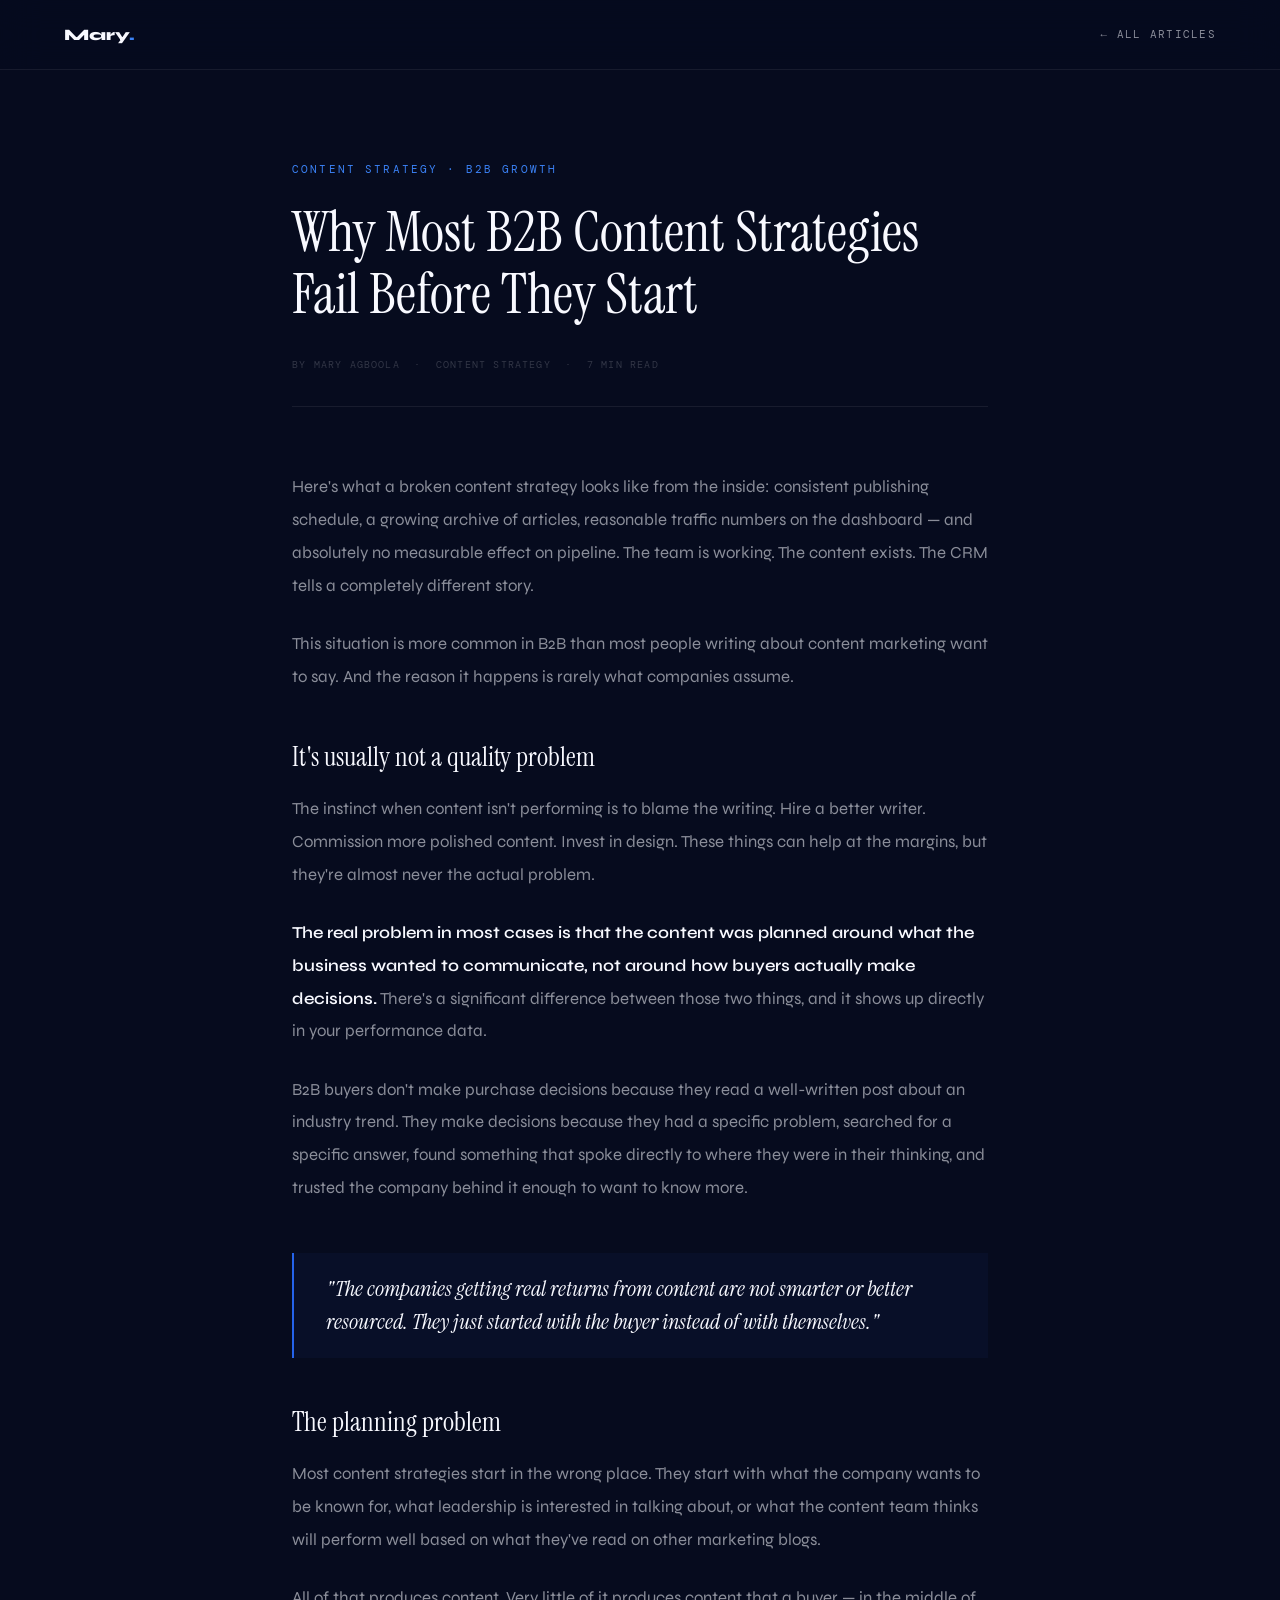
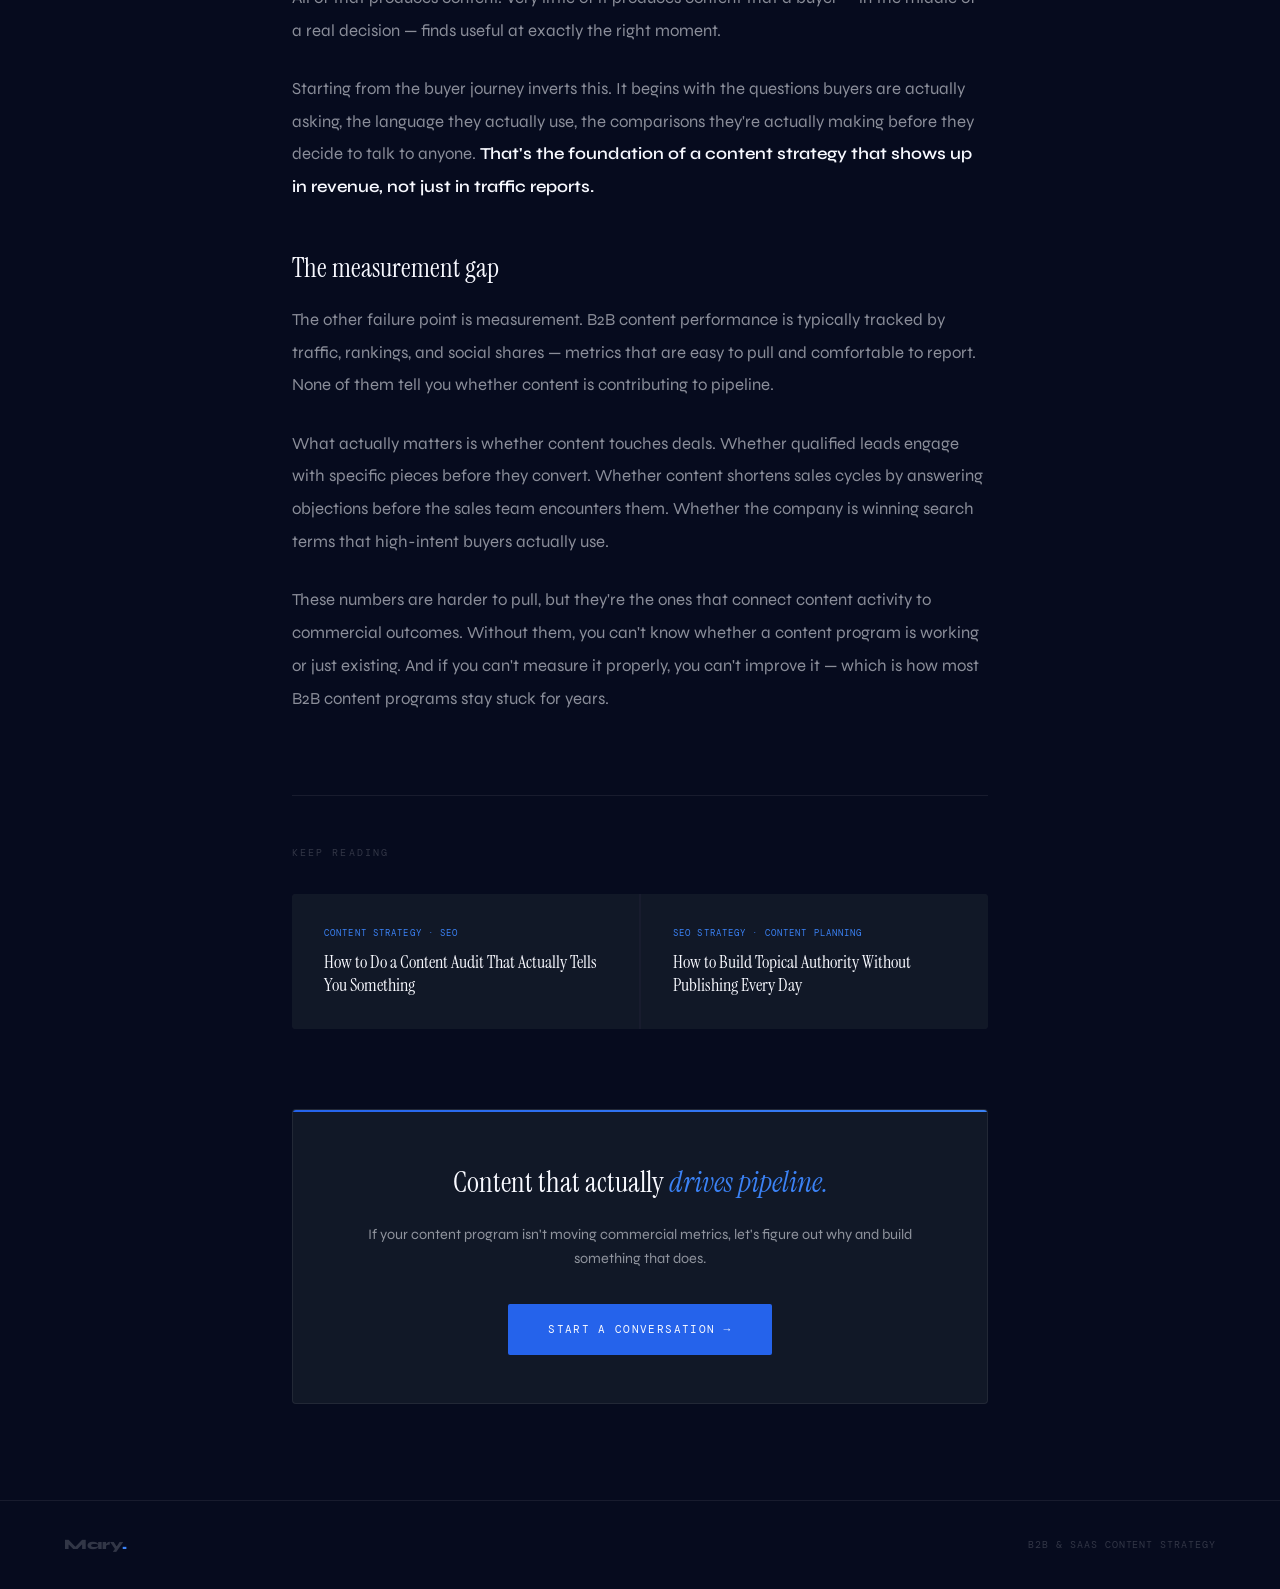
<file: article-4.html>
<!DOCTYPE html>
<html lang="en">
<head>
<meta charset="UTF-8">
<meta name="viewport" content="width=device-width, initial-scale=1.0">
<title>Why Most B2B Content Strategies Fail Before They Start — Mary Agboola</title>
<meta name="description" content="Consistent publishing, decent traffic, zero pipeline impact. The problem is almost never the writing. Here's why most B2B content strategies fail — and what to build instead.">
<meta name="keywords" content="B2B content strategy, content marketing strategy, B2B marketing, SaaS content strategy">
<link rel="preconnect" href="https://fonts.googleapis.com">
<link href="https://fonts.googleapis.com/css2?family=Syne:wght@400;600;700;800&family=Instrument+Serif:ital@0;1&family=DM+Mono:wght@300;400&display=swap" rel="stylesheet">
<style>
:root{--navy:#060B1E;--navy-mid:#0D1530;--navy-card:#111827;--blue:#2563EB;--blue-bright:#3B82F6;--white:#F8F9FF;--white-muted:rgba(248,249,255,0.55);--white-dim:rgba(248,249,255,0.18);--border:rgba(248,249,255,0.07)}
*,*::before,*::after{box-sizing:border-box;margin:0;padding:0}
html{scroll-behavior:smooth}
body{background:var(--navy);color:var(--white);font-family:'Syne',sans-serif;font-weight:400;line-height:1.7;overflow-x:hidden}
nav{position:fixed;top:0;left:0;right:0;z-index:100;display:flex;justify-content:space-between;align-items:center;padding:1.3rem 4rem;background:rgba(6,11,30,0.9);backdrop-filter:blur(20px);border-bottom:1px solid var(--border)}
.nav-logo{font-family:'Syne',sans-serif;font-size:1rem;font-weight:800;color:var(--white);text-decoration:none}
.nav-logo span{color:var(--blue-bright)}
.nav-back{font-family:'DM Mono',monospace;font-size:0.67rem;letter-spacing:0.12em;text-transform:uppercase;color:var(--white-muted);text-decoration:none;transition:color 0.2s;display:flex;align-items:center;gap:0.5rem}
.nav-back:hover{color:var(--white)}
.article-wrap{max-width:760px;margin:0 auto;padding:10rem 2rem 6rem}
.article-tag{font-family:'DM Mono',monospace;font-size:0.67rem;letter-spacing:0.2em;text-transform:uppercase;color:var(--blue-bright);margin-bottom:1.5rem}
.article-headline{font-family:'Instrument Serif',serif;font-size:clamp(2.2rem,4.5vw,3.5rem);font-weight:400;line-height:1.1;margin-bottom:2rem}
.article-meta{font-family:'DM Mono',monospace;font-size:0.62rem;letter-spacing:0.12em;text-transform:uppercase;color:var(--white-dim);margin-bottom:4rem;padding-bottom:2rem;border-bottom:1px solid var(--border)}
.article-body{font-size:1.05rem;line-height:1.95;color:var(--white-muted)}
.article-body p{margin-bottom:1.6rem}
.article-body strong{color:var(--white);font-weight:600}
.article-body h2{font-family:'Instrument Serif',serif;font-size:1.7rem;font-weight:400;color:var(--white);margin:3rem 0 1.2rem;line-height:1.2}
.pull-quote{font-family:'Instrument Serif',serif;font-size:1.4rem;font-style:italic;line-height:1.5;color:var(--white);border-left:2px solid var(--blue);padding:1.2rem 2rem;margin:3rem 0;background:rgba(37,99,235,0.05)}
.related{margin-top:5rem;padding-top:3rem;border-top:1px solid var(--border)}
.related-label{font-family:'DM Mono',monospace;font-size:0.65rem;letter-spacing:0.2em;text-transform:uppercase;color:var(--white-dim);margin-bottom:2rem}
.related-grid{display:grid;grid-template-columns:1fr 1fr;gap:2px;background:var(--border);border-radius:4px;overflow:hidden}
.related-card{background:var(--navy-card);padding:2rem;text-decoration:none;transition:background 0.2s}
.related-card:hover{background:rgba(37,99,235,0.05)}
.related-tag{font-family:'DM Mono',monospace;font-size:0.58rem;letter-spacing:0.12em;text-transform:uppercase;color:var(--blue-bright);margin-bottom:0.6rem}
.related-title{font-family:'Instrument Serif',serif;font-size:1.1rem;color:var(--white);line-height:1.3}
.cta-block{margin-top:5rem;background:var(--navy-card);border:1px solid var(--border);border-radius:4px;padding:3rem;text-align:center;position:relative;overflow:hidden}
.cta-block::before{content:'';position:absolute;top:0;left:0;right:0;height:2px;background:linear-gradient(90deg,var(--blue),var(--blue-bright))}
.cta-block h3{font-family:'Instrument Serif',serif;font-size:1.8rem;font-weight:400;margin-bottom:1rem}
.cta-block h3 em{font-style:italic;color:var(--blue-bright)}
.cta-block p{font-size:0.9rem;color:var(--white-muted);margin-bottom:2rem}
.cta-btn{display:inline-flex;align-items:center;gap:0.6rem;padding:1rem 2.5rem;background:var(--blue);color:var(--white);text-decoration:none;font-family:'DM Mono',monospace;font-size:0.7rem;letter-spacing:0.12em;text-transform:uppercase;border-radius:2px;transition:background 0.2s,transform 0.15s}
.cta-btn:hover{background:var(--blue-bright);transform:translateY(-1px)}
footer{border-top:1px solid var(--border);padding:2rem 4rem;display:flex;justify-content:space-between;align-items:center}
.footer-logo{font-family:'Syne',sans-serif;font-size:0.9rem;font-weight:800;color:var(--white-dim)}
.footer-logo span{color:var(--blue-bright)}
.footer-copy{font-family:'DM Mono',monospace;font-size:0.6rem;color:var(--white-dim);letter-spacing:0.1em;text-transform:uppercase}
@media(max-width:768px){nav{padding:1.2rem 1.5rem}.article-wrap{padding:8rem 1.5rem 4rem}.related-grid{grid-template-columns:1fr}footer{padding:1.5rem;flex-direction:column;gap:1rem;text-align:center}}
</style>
</head>
<body>
<nav>
  <a href="index.html" class="nav-logo">Mary<span>.</span></a>
  <a href="index.html#articles" class="nav-back">← All articles</a>
</nav>

<div class="article-wrap">
  <p class="article-tag">Content Strategy · B2B Growth</p>
  <h1 class="article-headline">Why Most B2B Content Strategies Fail Before They Start</h1>
  <p class="article-meta">By Mary Agboola &nbsp;·&nbsp; Content Strategy &nbsp;·&nbsp; 7 min read</p>

  <div class="article-body">
    <p>Here's what a broken content strategy looks like from the inside: consistent publishing schedule, a growing archive of articles, reasonable traffic numbers on the dashboard — and absolutely no measurable effect on pipeline. The team is working. The content exists. The CRM tells a completely different story.</p>
    <p>This situation is more common in B2B than most people writing about content marketing want to say. And the reason it happens is rarely what companies assume.</p>

    <h2>It's usually not a quality problem</h2>
    <p>The instinct when content isn't performing is to blame the writing. Hire a better writer. Commission more polished content. Invest in design. These things can help at the margins, but they're almost never the actual problem.</p>
    <p><strong>The real problem in most cases is that the content was planned around what the business wanted to communicate, not around how buyers actually make decisions.</strong> There's a significant difference between those two things, and it shows up directly in your performance data.</p>
    <p>B2B buyers don't make purchase decisions because they read a well-written post about an industry trend. They make decisions because they had a specific problem, searched for a specific answer, found something that spoke directly to where they were in their thinking, and trusted the company behind it enough to want to know more.</p>

    <div class="pull-quote">"The companies getting real returns from content are not smarter or better resourced. They just started with the buyer instead of with themselves."</div>

    <h2>The planning problem</h2>
    <p>Most content strategies start in the wrong place. They start with what the company wants to be known for, what leadership is interested in talking about, or what the content team thinks will perform well based on what they've read on other marketing blogs.</p>
    <p>All of that produces content. Very little of it produces content that a buyer — in the middle of a real decision — finds useful at exactly the right moment.</p>
    <p>Starting from the buyer journey inverts this. It begins with the questions buyers are actually asking, the language they actually use, the comparisons they're actually making before they decide to talk to anyone. <strong>That's the foundation of a content strategy that shows up in revenue, not just in traffic reports.</strong></p>

    <h2>The measurement gap</h2>
    <p>The other failure point is measurement. B2B content performance is typically tracked by traffic, rankings, and social shares — metrics that are easy to pull and comfortable to report. None of them tell you whether content is contributing to pipeline.</p>
    <p>What actually matters is whether content touches deals. Whether qualified leads engage with specific pieces before they convert. Whether content shortens sales cycles by answering objections before the sales team encounters them. Whether the company is winning search terms that high-intent buyers actually use.</p>
    <p>These numbers are harder to pull, but they're the ones that connect content activity to commercial outcomes. Without them, you can't know whether a content program is working or just existing. And if you can't measure it properly, you can't improve it — which is how most B2B content programs stay stuck for years.</p>
  </div>

  <div class="related">
    <p class="related-label">Keep reading</p>
    <div class="related-grid">
      <a href="article-2.html" class="related-card">
        <p class="related-tag">Content Strategy · SEO</p>
        <p class="related-title">How to Do a Content Audit That Actually Tells You Something</p>
      </a>
      <a href="article-5.html" class="related-card">
        <p class="related-tag">SEO Strategy · Content Planning</p>
        <p class="related-title">How to Build Topical Authority Without Publishing Every Day</p>
      </a>
    </div>
  </div>

  <div class="cta-block">
    <h3>Content that actually <em>drives pipeline.</em></h3>
    <p>If your content program isn't moving commercial metrics, let's figure out why and build something that does.</p>
    <a href="mailto:themaryagboola@gmail.com" class="cta-btn">Start a conversation →</a>
  </div>
</div>

<footer>
  <span class="footer-logo">Mary<span>.</span></span>
  <span class="footer-copy">B2B & SaaS Content Strategy</span>
</footer>
</body>
</html>
</file>
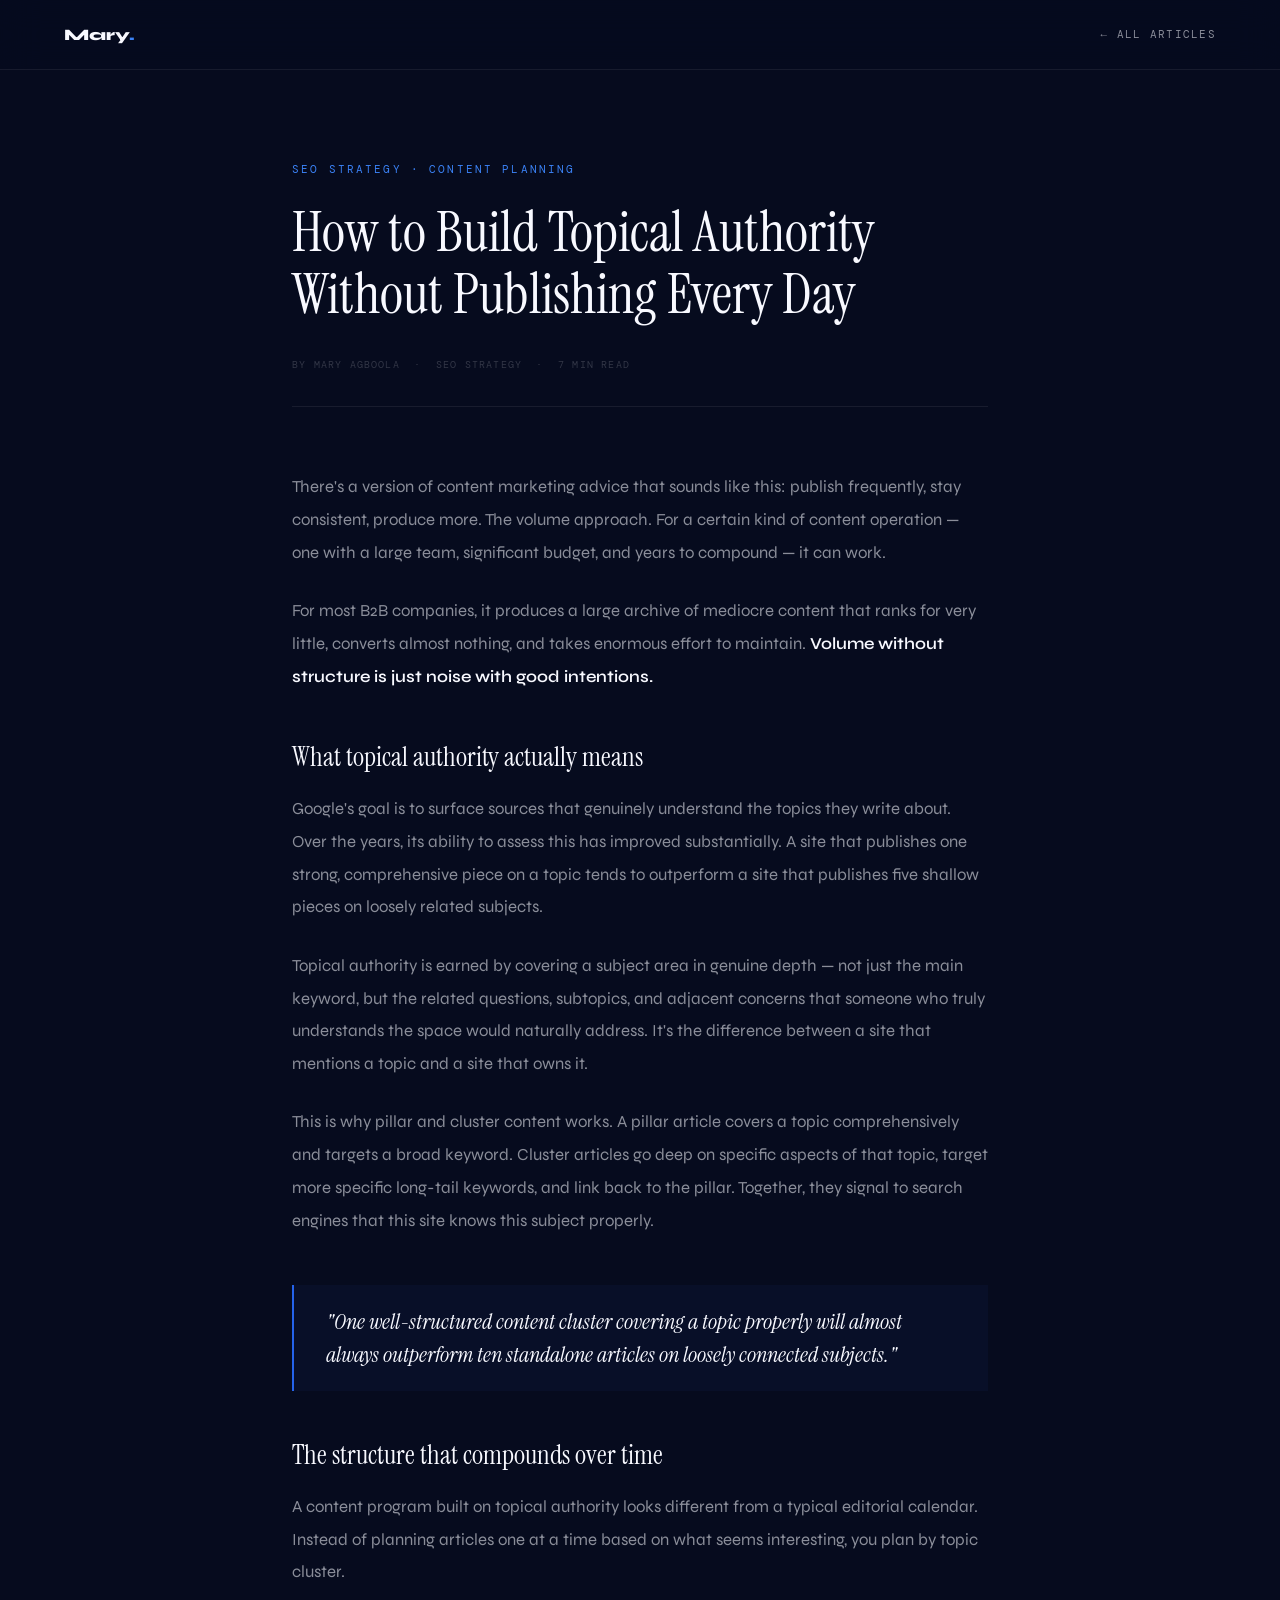
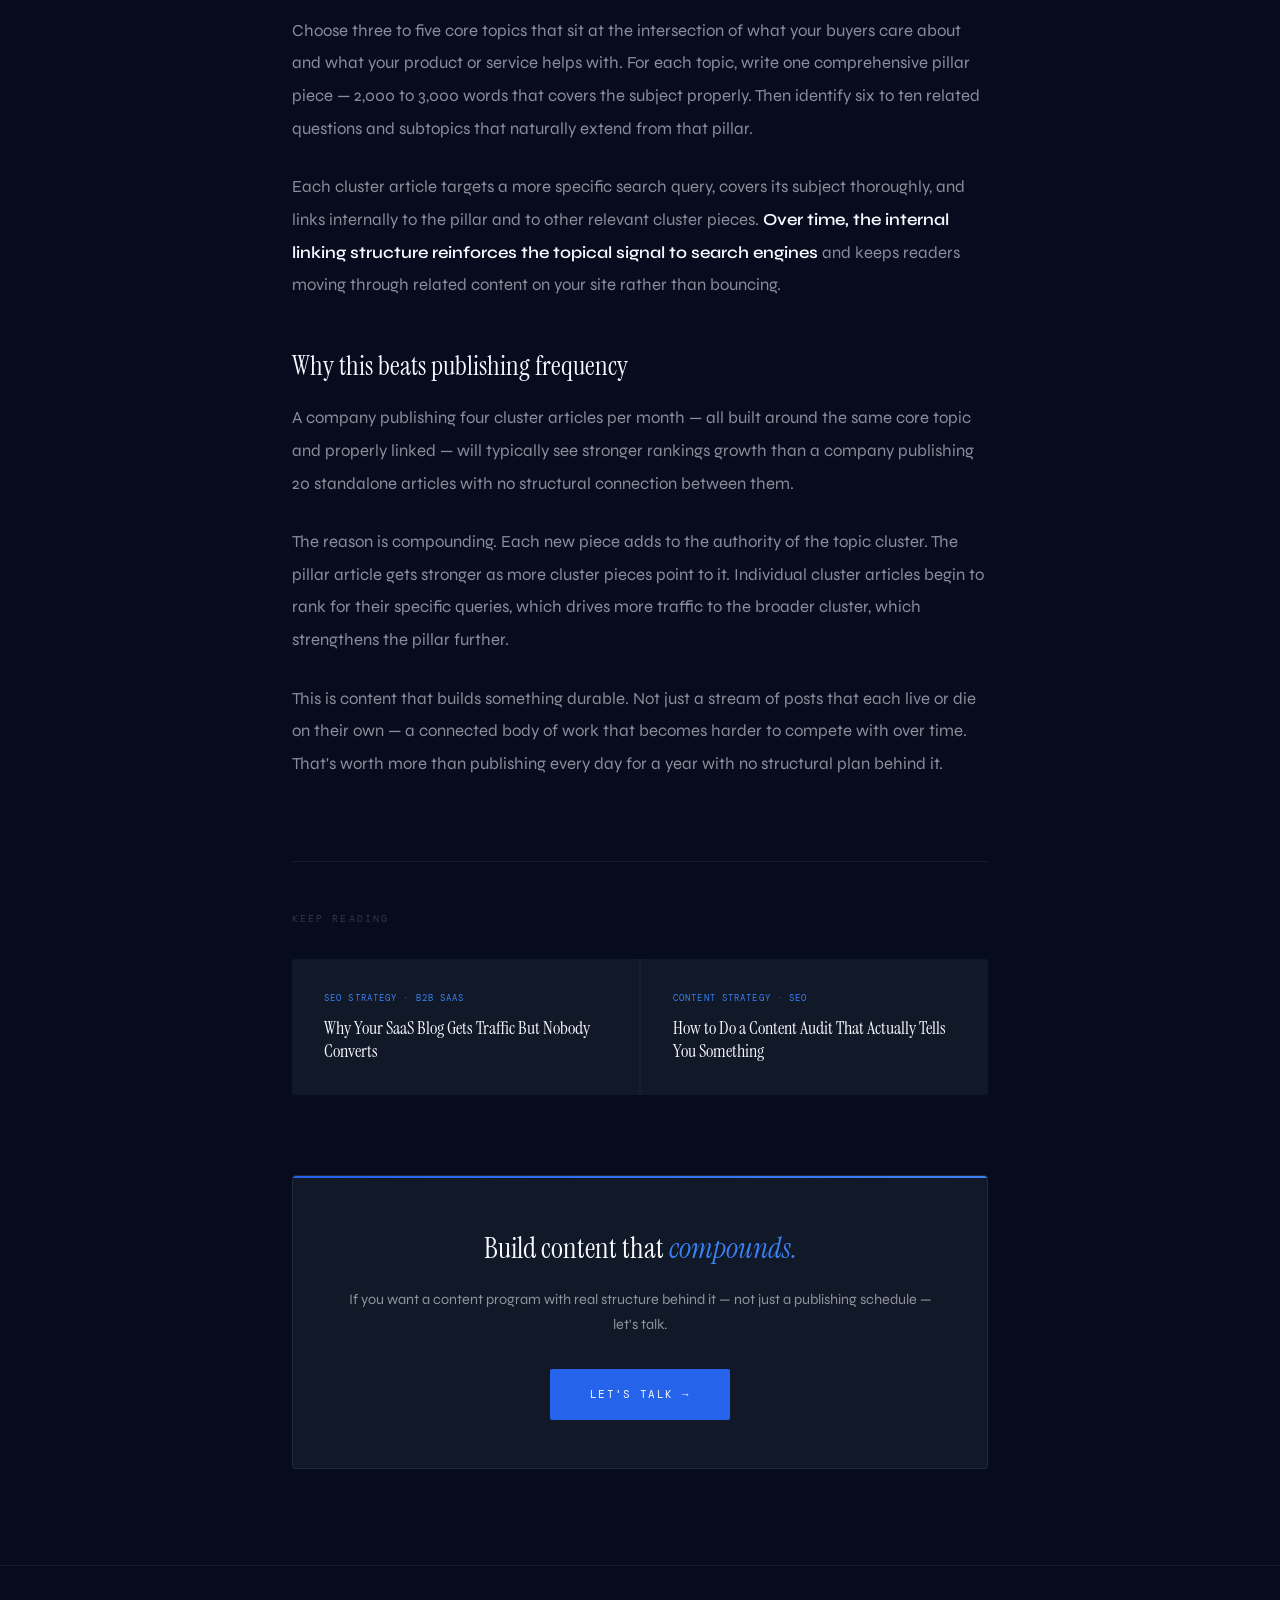
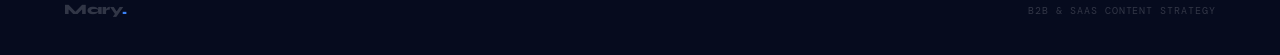
<file: article-5.html>
<!DOCTYPE html>
<html lang="en">
<head>
<meta charset="UTF-8">
<meta name="viewport" content="width=device-width, initial-scale=1.0">
<title>How to Build Topical Authority Without Publishing Every Day — Mary Agboola</title>
<meta name="description" content="Volume is not the answer. One well-structured content cluster covering a topic properly will almost always outperform ten standalone articles. Here's how topical authority actually works.">
<meta name="keywords" content="topical authority SEO, content clusters, B2B SEO strategy, pillar and cluster content, content marketing">
<link rel="preconnect" href="https://fonts.googleapis.com">
<link href="https://fonts.googleapis.com/css2?family=Syne:wght@400;600;700;800&family=Instrument+Serif:ital@0;1&family=DM+Mono:wght@300;400&display=swap" rel="stylesheet">
<style>
:root{--navy:#060B1E;--navy-mid:#0D1530;--navy-card:#111827;--blue:#2563EB;--blue-bright:#3B82F6;--white:#F8F9FF;--white-muted:rgba(248,249,255,0.55);--white-dim:rgba(248,249,255,0.18);--border:rgba(248,249,255,0.07)}
*,*::before,*::after{box-sizing:border-box;margin:0;padding:0}
html{scroll-behavior:smooth}
body{background:var(--navy);color:var(--white);font-family:'Syne',sans-serif;font-weight:400;line-height:1.7;overflow-x:hidden}
nav{position:fixed;top:0;left:0;right:0;z-index:100;display:flex;justify-content:space-between;align-items:center;padding:1.3rem 4rem;background:rgba(6,11,30,0.9);backdrop-filter:blur(20px);border-bottom:1px solid var(--border)}
.nav-logo{font-family:'Syne',sans-serif;font-size:1rem;font-weight:800;color:var(--white);text-decoration:none}
.nav-logo span{color:var(--blue-bright)}
.nav-back{font-family:'DM Mono',monospace;font-size:0.67rem;letter-spacing:0.12em;text-transform:uppercase;color:var(--white-muted);text-decoration:none;transition:color 0.2s;display:flex;align-items:center;gap:0.5rem}
.nav-back:hover{color:var(--white)}
.article-wrap{max-width:760px;margin:0 auto;padding:10rem 2rem 6rem}
.article-tag{font-family:'DM Mono',monospace;font-size:0.67rem;letter-spacing:0.2em;text-transform:uppercase;color:var(--blue-bright);margin-bottom:1.5rem}
.article-headline{font-family:'Instrument Serif',serif;font-size:clamp(2.2rem,4.5vw,3.5rem);font-weight:400;line-height:1.1;margin-bottom:2rem}
.article-meta{font-family:'DM Mono',monospace;font-size:0.62rem;letter-spacing:0.12em;text-transform:uppercase;color:var(--white-dim);margin-bottom:4rem;padding-bottom:2rem;border-bottom:1px solid var(--border)}
.article-body{font-size:1.05rem;line-height:1.95;color:var(--white-muted)}
.article-body p{margin-bottom:1.6rem}
.article-body strong{color:var(--white);font-weight:600}
.article-body h2{font-family:'Instrument Serif',serif;font-size:1.7rem;font-weight:400;color:var(--white);margin:3rem 0 1.2rem;line-height:1.2}
.pull-quote{font-family:'Instrument Serif',serif;font-size:1.4rem;font-style:italic;line-height:1.5;color:var(--white);border-left:2px solid var(--blue);padding:1.2rem 2rem;margin:3rem 0;background:rgba(37,99,235,0.05)}
.related{margin-top:5rem;padding-top:3rem;border-top:1px solid var(--border)}
.related-label{font-family:'DM Mono',monospace;font-size:0.65rem;letter-spacing:0.2em;text-transform:uppercase;color:var(--white-dim);margin-bottom:2rem}
.related-grid{display:grid;grid-template-columns:1fr 1fr;gap:2px;background:var(--border);border-radius:4px;overflow:hidden}
.related-card{background:var(--navy-card);padding:2rem;text-decoration:none;transition:background 0.2s}
.related-card:hover{background:rgba(37,99,235,0.05)}
.related-tag{font-family:'DM Mono',monospace;font-size:0.58rem;letter-spacing:0.12em;text-transform:uppercase;color:var(--blue-bright);margin-bottom:0.6rem}
.related-title{font-family:'Instrument Serif',serif;font-size:1.1rem;color:var(--white);line-height:1.3}
.cta-block{margin-top:5rem;background:var(--navy-card);border:1px solid var(--border);border-radius:4px;padding:3rem;text-align:center;position:relative;overflow:hidden}
.cta-block::before{content:'';position:absolute;top:0;left:0;right:0;height:2px;background:linear-gradient(90deg,var(--blue),var(--blue-bright))}
.cta-block h3{font-family:'Instrument Serif',serif;font-size:1.8rem;font-weight:400;margin-bottom:1rem}
.cta-block h3 em{font-style:italic;color:var(--blue-bright)}
.cta-block p{font-size:0.9rem;color:var(--white-muted);margin-bottom:2rem}
.cta-btn{display:inline-flex;align-items:center;gap:0.6rem;padding:1rem 2.5rem;background:var(--blue);color:var(--white);text-decoration:none;font-family:'DM Mono',monospace;font-size:0.7rem;letter-spacing:0.12em;text-transform:uppercase;border-radius:2px;transition:background 0.2s,transform 0.15s}
.cta-btn:hover{background:var(--blue-bright);transform:translateY(-1px)}
footer{border-top:1px solid var(--border);padding:2rem 4rem;display:flex;justify-content:space-between;align-items:center}
.footer-logo{font-family:'Syne',sans-serif;font-size:0.9rem;font-weight:800;color:var(--white-dim)}
.footer-logo span{color:var(--blue-bright)}
.footer-copy{font-family:'DM Mono',monospace;font-size:0.6rem;color:var(--white-dim);letter-spacing:0.1em;text-transform:uppercase}
@media(max-width:768px){nav{padding:1.2rem 1.5rem}.article-wrap{padding:8rem 1.5rem 4rem}.related-grid{grid-template-columns:1fr}footer{padding:1.5rem;flex-direction:column;gap:1rem;text-align:center}}
</style>
</head>
<body>
<nav>
  <a href="index.html" class="nav-logo">Mary<span>.</span></a>
  <a href="index.html#articles" class="nav-back">← All articles</a>
</nav>

<div class="article-wrap">
  <p class="article-tag">SEO Strategy · Content Planning</p>
  <h1 class="article-headline">How to Build Topical Authority Without Publishing Every Day</h1>
  <p class="article-meta">By Mary Agboola &nbsp;·&nbsp; SEO Strategy &nbsp;·&nbsp; 7 min read</p>

  <div class="article-body">
    <p>There's a version of content marketing advice that sounds like this: publish frequently, stay consistent, produce more. The volume approach. For a certain kind of content operation — one with a large team, significant budget, and years to compound — it can work.</p>
    <p>For most B2B companies, it produces a large archive of mediocre content that ranks for very little, converts almost nothing, and takes enormous effort to maintain. <strong>Volume without structure is just noise with good intentions.</strong></p>

    <h2>What topical authority actually means</h2>
    <p>Google's goal is to surface sources that genuinely understand the topics they write about. Over the years, its ability to assess this has improved substantially. A site that publishes one strong, comprehensive piece on a topic tends to outperform a site that publishes five shallow pieces on loosely related subjects.</p>
    <p>Topical authority is earned by covering a subject area in genuine depth — not just the main keyword, but the related questions, subtopics, and adjacent concerns that someone who truly understands the space would naturally address. It's the difference between a site that mentions a topic and a site that owns it.</p>
    <p>This is why pillar and cluster content works. A pillar article covers a topic comprehensively and targets a broad keyword. Cluster articles go deep on specific aspects of that topic, target more specific long-tail keywords, and link back to the pillar. Together, they signal to search engines that this site knows this subject properly.</p>

    <div class="pull-quote">"One well-structured content cluster covering a topic properly will almost always outperform ten standalone articles on loosely connected subjects."</div>

    <h2>The structure that compounds over time</h2>
    <p>A content program built on topical authority looks different from a typical editorial calendar. Instead of planning articles one at a time based on what seems interesting, you plan by topic cluster.</p>
    <p>Choose three to five core topics that sit at the intersection of what your buyers care about and what your product or service helps with. For each topic, write one comprehensive pillar piece — 2,000 to 3,000 words that covers the subject properly. Then identify six to ten related questions and subtopics that naturally extend from that pillar.</p>
    <p>Each cluster article targets a more specific search query, covers its subject thoroughly, and links internally to the pillar and to other relevant cluster pieces. <strong>Over time, the internal linking structure reinforces the topical signal to search engines</strong> and keeps readers moving through related content on your site rather than bouncing.</p>

    <h2>Why this beats publishing frequency</h2>
    <p>A company publishing four cluster articles per month — all built around the same core topic and properly linked — will typically see stronger rankings growth than a company publishing 20 standalone articles with no structural connection between them.</p>
    <p>The reason is compounding. Each new piece adds to the authority of the topic cluster. The pillar article gets stronger as more cluster pieces point to it. Individual cluster articles begin to rank for their specific queries, which drives more traffic to the broader cluster, which strengthens the pillar further.</p>
    <p>This is content that builds something durable. Not just a stream of posts that each live or die on their own — a connected body of work that becomes harder to compete with over time. That's worth more than publishing every day for a year with no structural plan behind it.</p>
  </div>

  <div class="related">
    <p class="related-label">Keep reading</p>
    <div class="related-grid">
      <a href="article-1.html" class="related-card">
        <p class="related-tag">SEO Strategy · B2B SaaS</p>
        <p class="related-title">Why Your SaaS Blog Gets Traffic But Nobody Converts</p>
      </a>
      <a href="article-2.html" class="related-card">
        <p class="related-tag">Content Strategy · SEO</p>
        <p class="related-title">How to Do a Content Audit That Actually Tells You Something</p>
      </a>
    </div>
  </div>

  <div class="cta-block">
    <h3>Build content that <em>compounds.</em></h3>
    <p>If you want a content program with real structure behind it — not just a publishing schedule — let's talk.</p>
    <a href="mailto:themaryagboola@gmail.com" class="cta-btn">Let's talk →</a>
  </div>
</div>

<footer>
  <span class="footer-logo">Mary<span>.</span></span>
  <span class="footer-copy">B2B & SaaS Content Strategy</span>
</footer>
</body>
</html>
</file>
